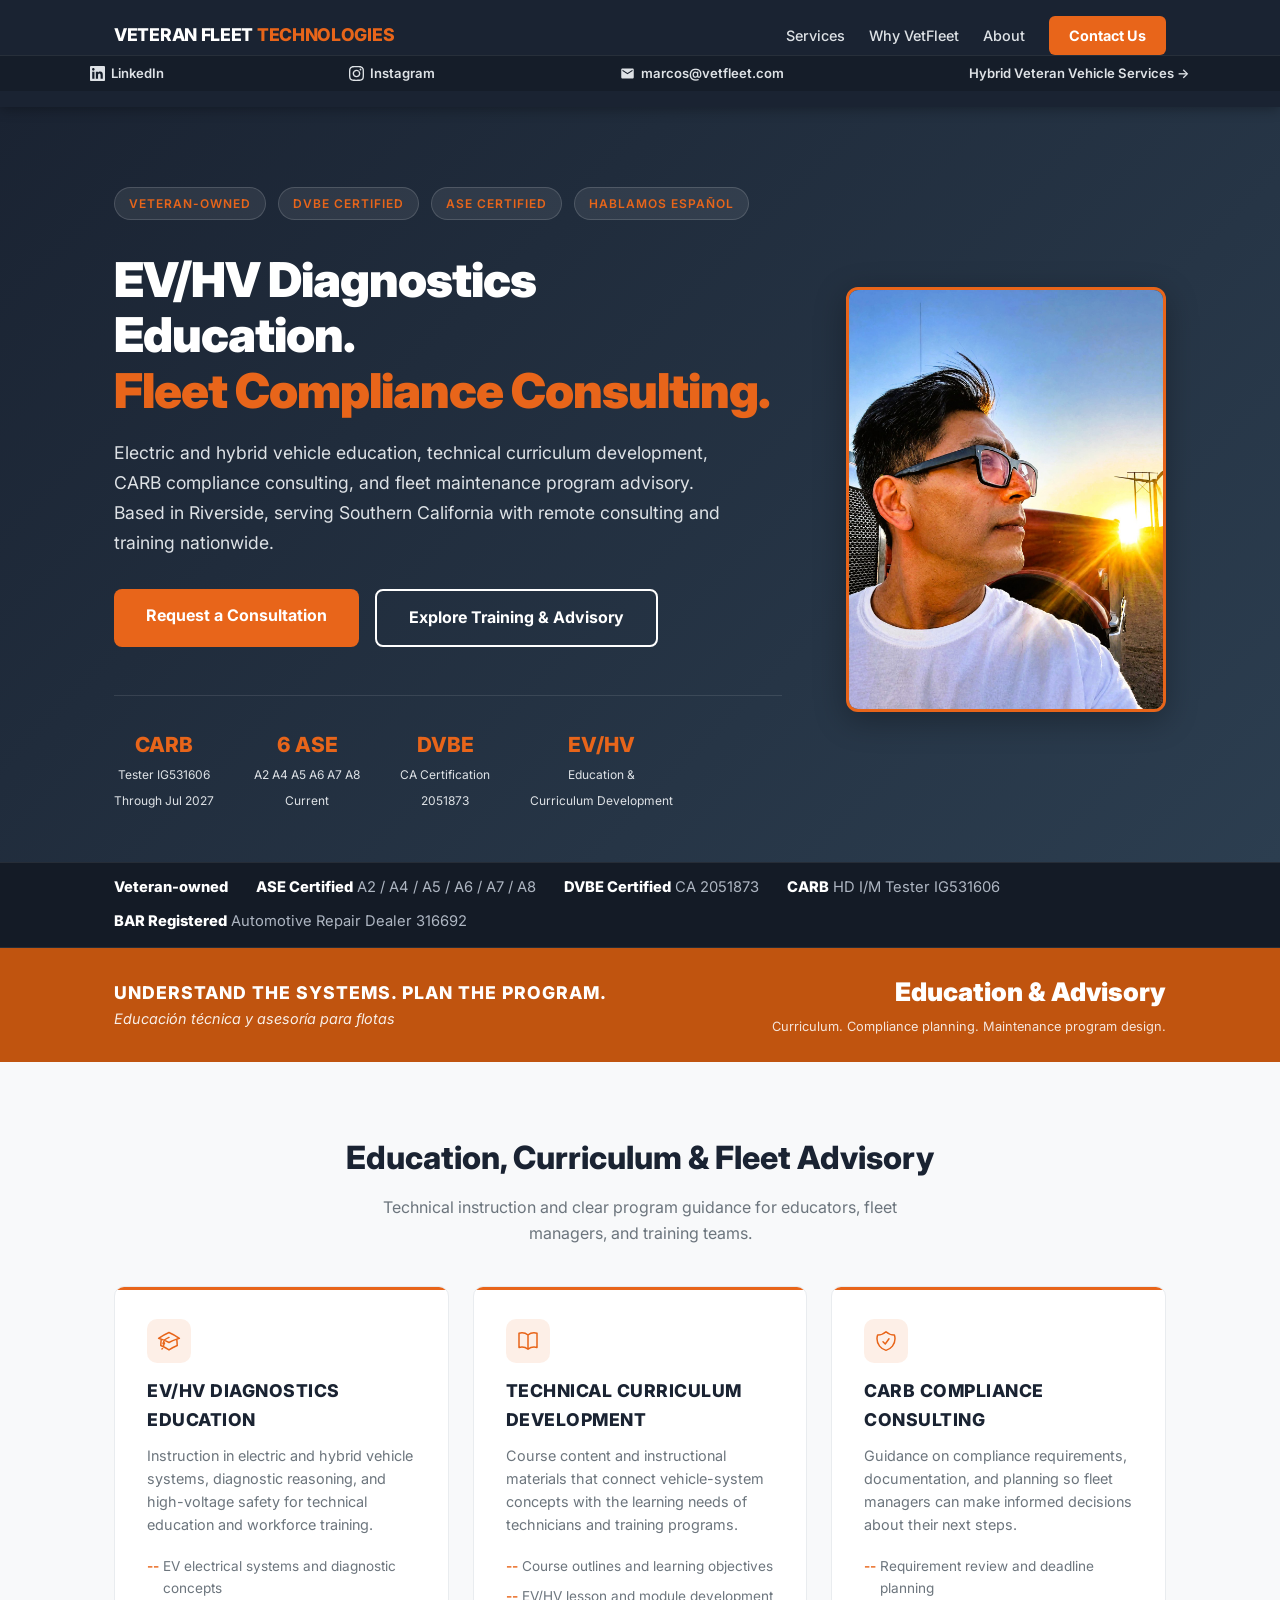
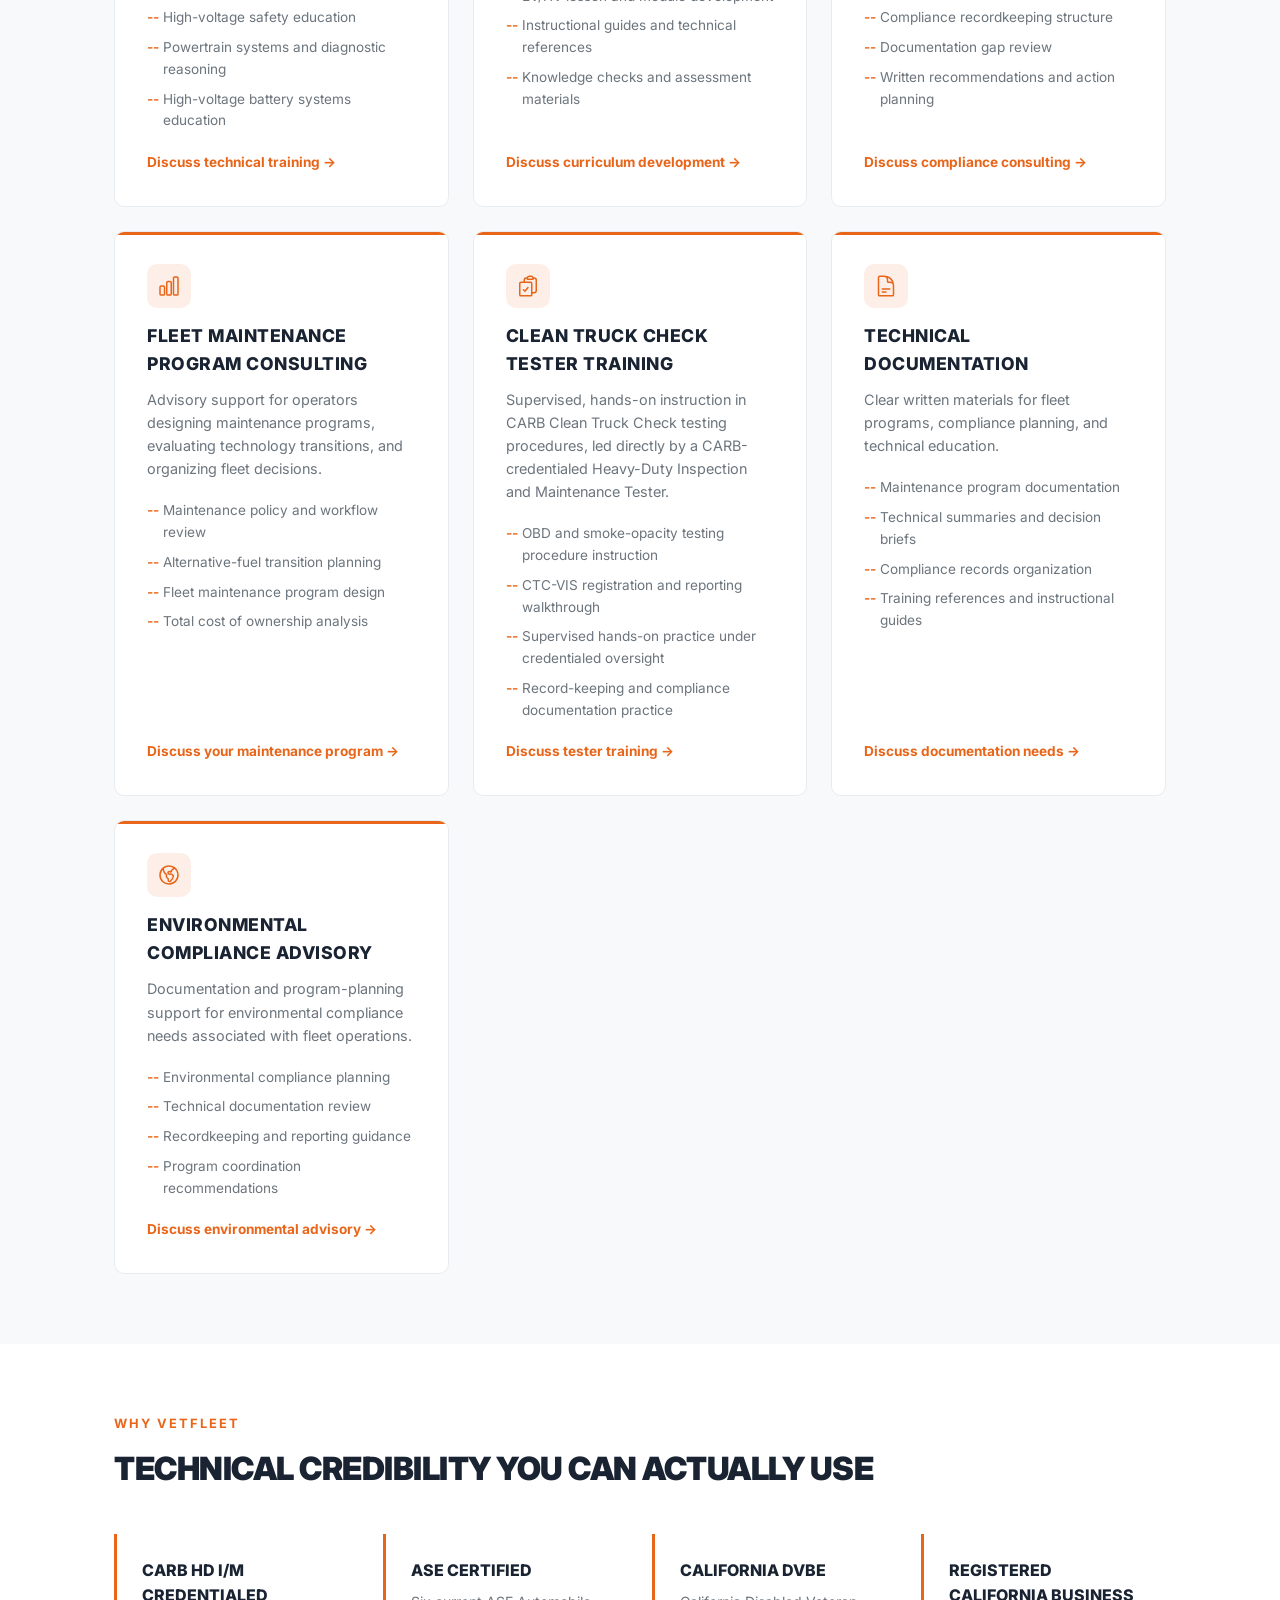
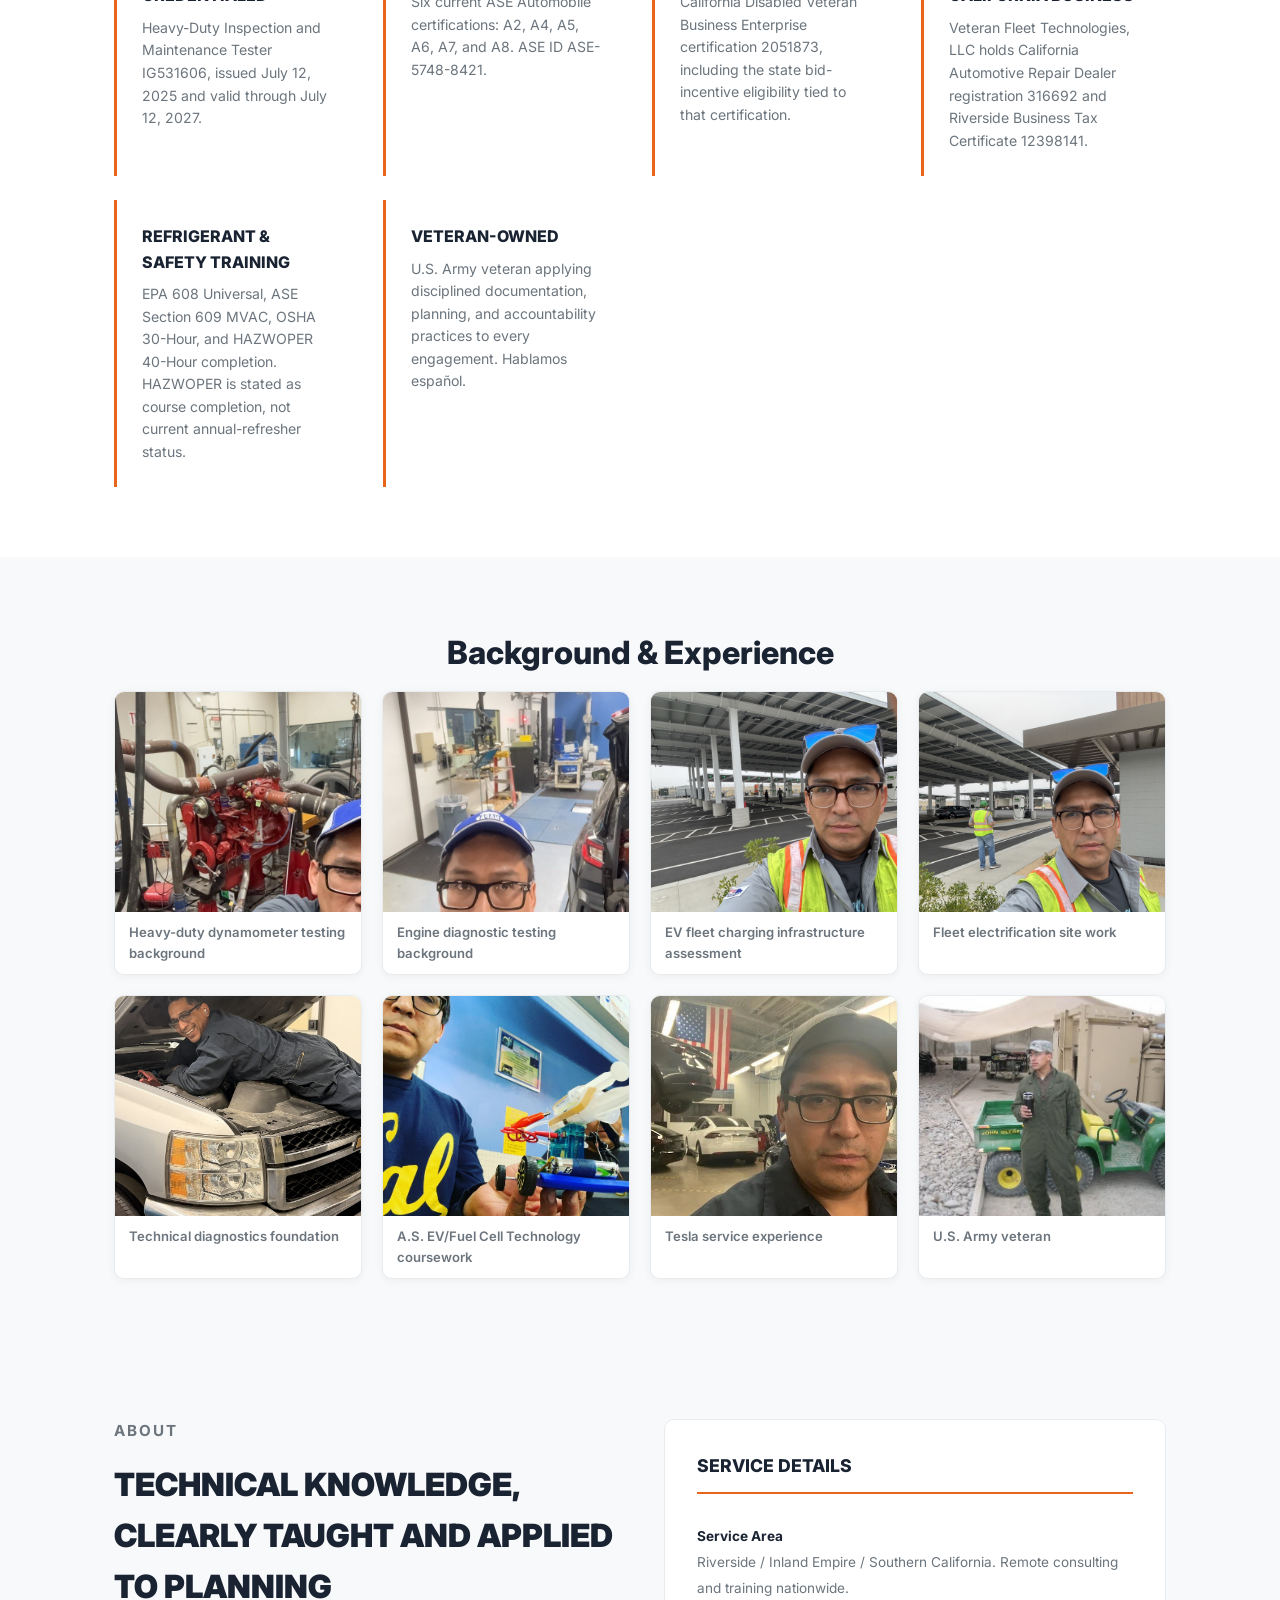
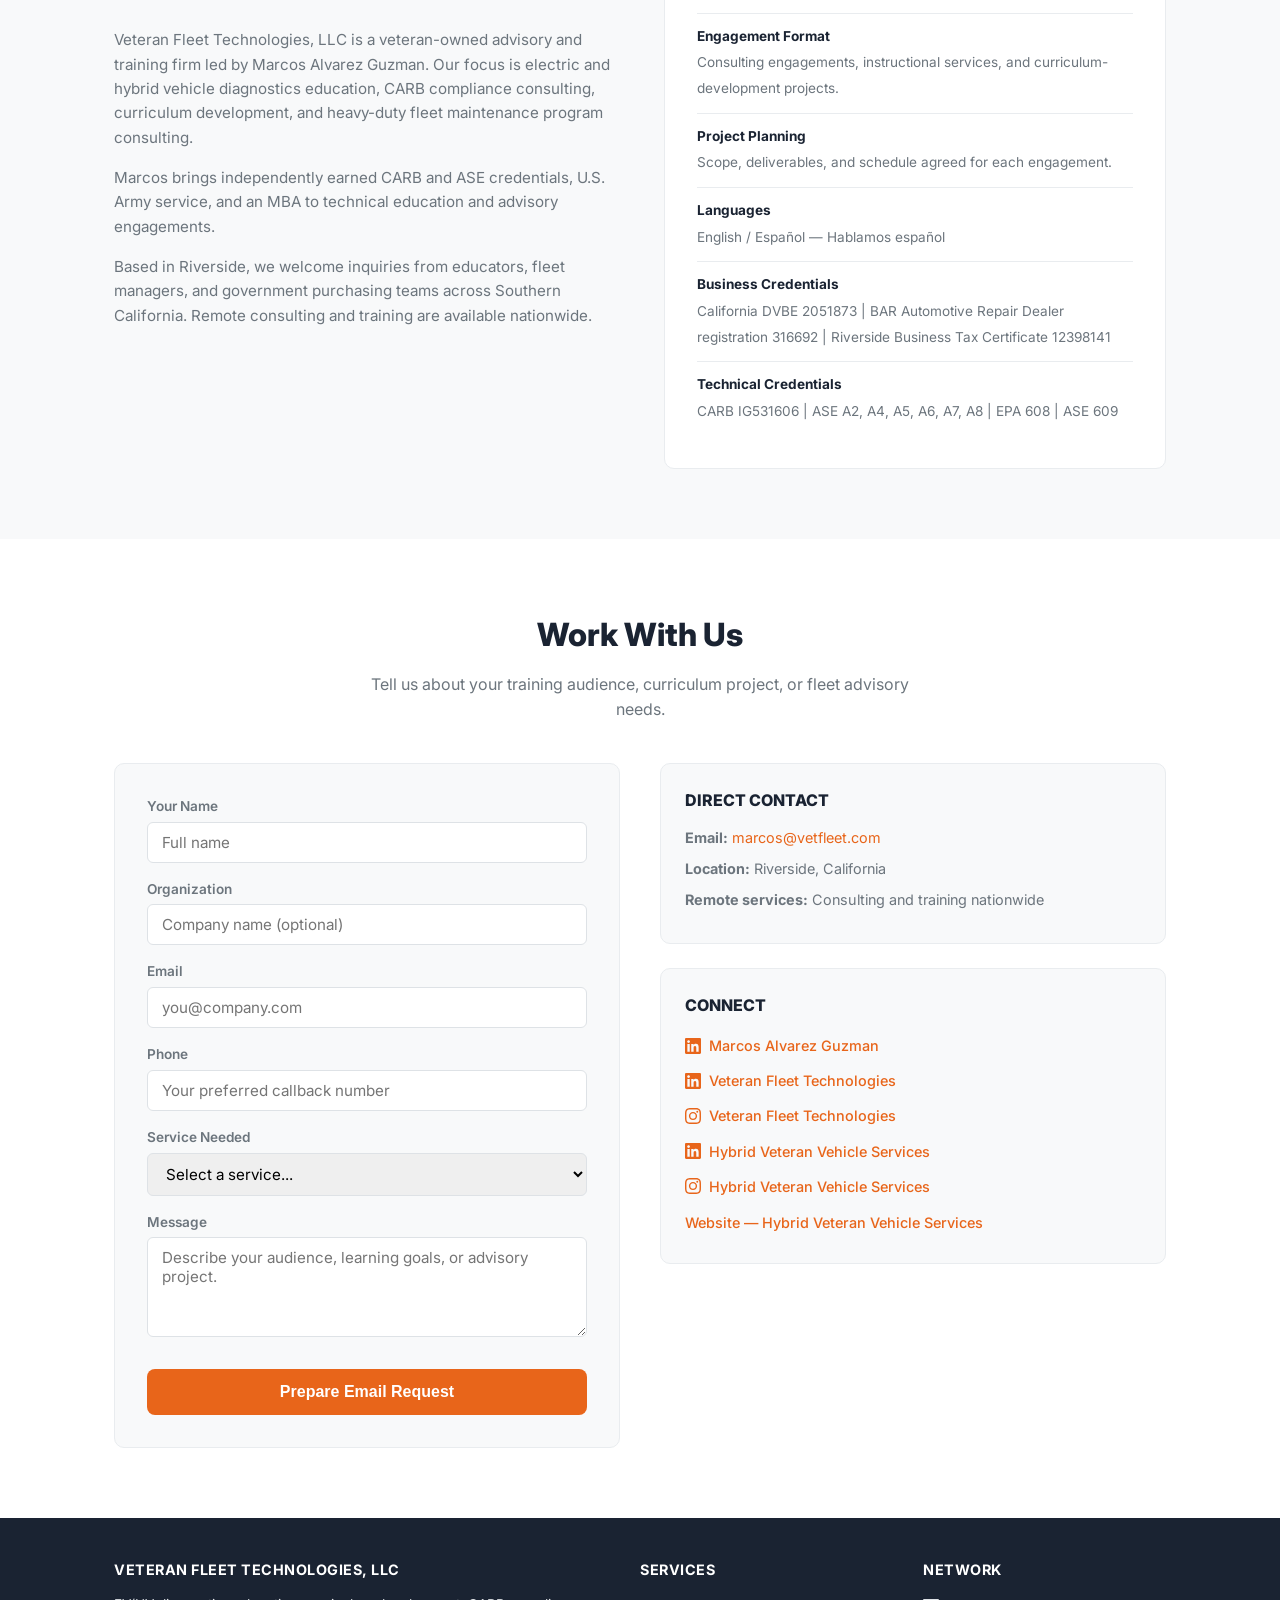
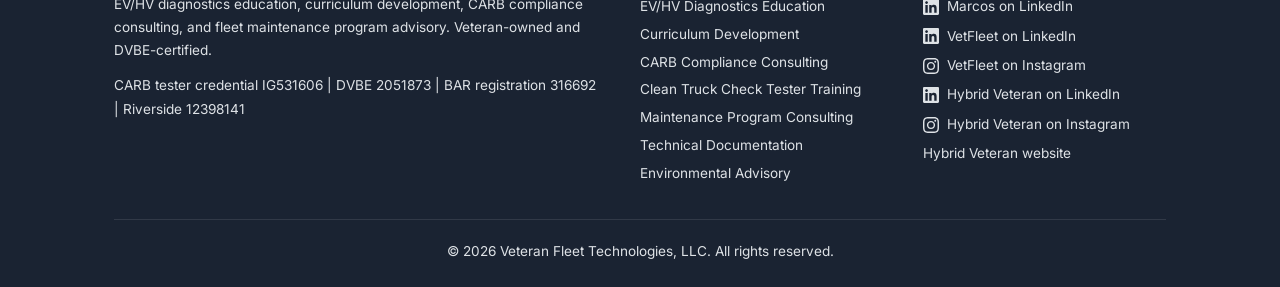
<file: index.html>
<!DOCTYPE html>
<html lang="en">
<head>
    <meta charset="UTF-8">
    <meta name="viewport" content="width=device-width, initial-scale=1.0">
    <title>Veteran Fleet Technologies | EV/HV Education &amp; Fleet Consulting</title>
    <meta name="description" content="EV and hybrid diagnostics education, curriculum development, CARB compliance consulting, and fleet maintenance program advisory. Veteran-owned. Riverside, California.">
    <link rel="canonical" href="https://vetfleet.com/">
    <meta property="og:type" content="website">
    <meta property="og:url" content="https://vetfleet.com/">
    <meta property="og:title" content="Veteran Fleet Technologies | EV/HV Education &amp; Fleet Consulting">
    <meta property="og:description" content="EV and hybrid diagnostics education, curriculum development, CARB compliance consulting, and fleet maintenance program advisory.">
    <script type="application/ld+json">
    {
        "@context": "https://schema.org",
        "@type": "ProfessionalService",
        "name": "Veteran Fleet Technologies, LLC",
        "url": "https://vetfleet.com/",
        "email": "marcos@vetfleet.com",
        "description": "EV and hybrid diagnostics education, curriculum development, CARB compliance consulting, and fleet maintenance program advisory.",
        "address": {
            "@type": "PostalAddress",
            "addressLocality": "Riverside",
            "addressRegion": "CA",
            "addressCountry": "US"
        },
        "hasOfferCatalog": {
            "@type": "OfferCatalog",
            "name": "Advisory and education services",
            "itemListElement": [
                {"@type": "Offer", "itemOffered": {"@type": "Service", "name": "EV and hybrid diagnostics education"}},
                {"@type": "Offer", "itemOffered": {"@type": "Service", "name": "Technical curriculum development"}},
                {"@type": "Offer", "itemOffered": {"@type": "Service", "name": "CARB compliance consulting"}},
                {"@type": "Offer", "itemOffered": {"@type": "Service", "name": "Clean Truck Check tester training"}},
                {"@type": "Offer", "itemOffered": {"@type": "Service", "name": "Fleet maintenance program consulting"}},
                {"@type": "Offer", "itemOffered": {"@type": "Service", "name": "Technical documentation"}},
                {"@type": "Offer", "itemOffered": {"@type": "Service", "name": "Environmental compliance advisory"}}
            ]
        }
    }
    </script>
    <link rel="preconnect" href="https://fonts.googleapis.com">
    <link rel="preconnect" href="https://fonts.gstatic.com" crossorigin>
    <link href="https://fonts.googleapis.com/css2?family=Inter:wght@300;400;500;600;700;800;900&amp;display=swap" rel="stylesheet">
    <link rel="stylesheet" href="styles.css">
</head>
<body id="top">

<!-- NAV -->
<nav class="nav">
    <div class="container">
        <a href="#top" class="nav-brand">VETERAN FLEET <span>TECHNOLOGIES</span></a>
        <div class="nav-links" id="nav-links">
            <a href="#services">Services</a>
            <a href="#why">Why VetFleet</a>
            <a href="#about">About</a>
            <a href="#contact" class="nav-cta">Contact Us</a>
        </div>
        <!-- Mobile menu button -->
        <button class="nav-toggle" id="nav-toggle" type="button" aria-label="Open navigation menu" aria-controls="nav-links" aria-expanded="false">&#9776;</button>
    </div>
    <div class="nav-social-row">
        <div class="container nav-social">
            <a href="https://www.linkedin.com/company/110906465/" target="_blank" rel="noopener" class="social-icon" aria-label="LinkedIn"><svg role="img" viewBox="0 0 24 24" xmlns="http://www.w3.org/2000/svg" fill="currentColor"><title>LinkedIn</title><path d="M20.447 20.452h-3.554v-5.569c0-1.328-.027-3.037-1.852-3.037-1.853 0-2.136 1.445-2.136 2.939v5.667H9.351V9h3.414v1.561h.046c.477-.9 1.637-1.85 3.37-1.85 3.601 0 4.267 2.37 4.267 5.455v6.286zM5.337 7.433c-1.144 0-2.063-.926-2.063-2.065 0-1.138.92-2.063 2.063-2.063 1.14 0 2.064.925 2.064 2.063 0 1.139-.925 2.065-2.064 2.065zm1.782 13.019H3.555V9h3.564v11.452zM22.225 0H1.771C.792 0 0 .774 0 1.729v20.542C0 23.227.792 24 1.771 24h20.451C23.2 24 24 23.227 24 22.271V1.729C24 .774 23.2 0 22.222 0h.003z"/></svg>LinkedIn</a>
            <a href="https://www.instagram.com/vetfleettechnologies/" target="_blank" rel="noopener" class="social-icon" aria-label="Instagram"><svg role="img" viewBox="0 0 24 24" xmlns="http://www.w3.org/2000/svg" fill="currentColor"><title>Instagram</title><path d="M7.0301.084c-1.2768.0602-2.1487.264-2.911.5634-.7888.3075-1.4575.72-2.1228 1.3877-.6652.6677-1.075 1.3368-1.3802 2.127-.2954.7638-.4956 1.6365-.552 2.914-.0564 1.2775-.0689 1.6882-.0626 4.947.0062 3.2586.0206 3.6671.0825 4.9473.061 1.2765.264 2.1482.5635 2.9107.308.7889.72 1.4573 1.388 2.1228.6679.6655 1.3365 1.0743 2.1285 1.38.7632.295 1.6361.4961 2.9134.552 1.2773.056 1.6884.069 4.9462.0627 3.2578-.0062 3.668-.0207 4.9478-.0814 1.28-.0607 2.147-.2652 2.9098-.5633.7889-.3086 1.4578-.72 2.1228-1.3881.665-.6682 1.0745-1.3378 1.3795-2.1284.2957-.7632.4966-1.636.552-2.9124.056-1.2809.0692-1.6898.063-4.948-.0063-3.2583-.021-3.6668-.0817-4.9465-.0607-1.2797-.264-2.1487-.5633-2.9117-.3084-.7889-.72-1.4568-1.3876-2.1228C21.2982 1.33 20.628.9208 19.8378.6165 19.074.321 18.2017.1197 16.9244.0645 15.6471.0093 15.236-.005 11.977.0014 8.718.0076 8.31.0215 7.0301.0839m.1402 21.6932c-1.17-.0509-1.8053-.2453-2.2287-.408-.5606-.216-.96-.4771-1.3819-.895-.422-.4178-.6811-.8186-.9-1.378-.1644-.4234-.3624-1.058-.4171-2.228-.0595-1.2645-.072-1.6442-.079-4.848-.007-3.2037.0053-3.583.0607-4.848.05-1.169.2456-1.805.408-2.2282.216-.5613.4762-.96.895-1.3816.4188-.4217.8184-.6814 1.3783-.9003.423-.1651 1.0575-.3614 2.227-.4171 1.2655-.06 1.6447-.072 4.848-.079 3.2033-.007 3.5835.005 4.8495.0608 1.169.0508 1.8053.2445 2.228.408.5608.216.96.4754 1.3816.895.4217.4194.6816.8176.9005 1.3787.1653.4217.3617 1.056.4169 2.2263.0602 1.2655.0739 1.645.0796 4.848.0058 3.203-.0055 3.5834-.061 4.848-.051 1.17-.245 1.8055-.408 2.2294-.216.5604-.4763.96-.8954 1.3814-.419.4215-.8181.6811-1.3783.9-.4224.1649-1.0577.3617-2.2262.4174-1.2656.0595-1.6448.072-4.8493.079-3.2045.007-3.5825-.006-4.848-.0608M16.953 5.5864A1.44 1.44 0 1 0 18.39 4.144a1.44 1.44 0 0 0-1.437 1.4424M5.8385 12.012c.0067 3.4032 2.7706 6.1557 6.173 6.1493 3.4026-.0065 6.157-2.7701 6.1506-6.1733-.0065-3.4032-2.771-6.1565-6.174-6.1498-3.403.0067-6.156 2.771-6.1496 6.1738M8 12.0077a4 4 0 1 1 4.008 3.9921A3.9996 3.9996 0 0 1 8 12.0077"/></svg>Instagram</a>
            <a href="mailto:marcos@vetfleet.com" class="social-icon" aria-label="Email marcos@vetfleet.com"><svg role="img" viewBox="0 0 24 24" xmlns="http://www.w3.org/2000/svg" fill="currentColor"><title>Email</title><path d="M20 4H4c-1.1 0-2 .9-2 2v12c0 1.1.9 2 2 2h16c1.1 0 2-.9 2-2V6c0-1.1-.9-2-2-2zm0 4-8 5-8-5V6l8 5 8-5v2z"/></svg>marcos@vetfleet.com</a>
            <a href="https://hybridveteran.com" target="_blank" rel="noopener">Hybrid Veteran Vehicle Services &rarr;</a>
        </div>
    </div>
</nav>

<!-- HERO -->
<section class="hero">
    <div class="container">
        <div class="hero-inner">
            <div class="hero-left">
                <div class="hero-badges">
                    <span class="badge">VETERAN-OWNED</span>
                    <span class="badge">DVBE CERTIFIED</span>
                    <span class="badge">ASE CERTIFIED</span>
                    <span class="badge">HABLAMOS ESPA&Ntilde;OL</span>
                </div>
                <h1>EV/HV Diagnostics Education.<br><span>Fleet Compliance Consulting.</span></h1>
                <p>Electric and hybrid vehicle education, technical curriculum development, CARB compliance consulting, and fleet maintenance program advisory. Based in Riverside, serving Southern California with remote consulting and training nationwide.</p>
                <div class="hero-buttons">
                    <a href="#contact" class="btn btn-primary">Request a Consultation</a>
                    <a href="#services" class="btn btn-outline">Explore Training &amp; Advisory</a>
                </div>
                <div class="hero-stats">
                    <div class="stat">
                        <strong>CARB</strong>
                        <span>Tester IG531606<br>Through Jul 2027</span>
                    </div>
                    <div class="stat">
                        <strong>6 ASE</strong>
                        <span>A2 A4 A5 A6 A7 A8<br>Current</span>
                    </div>
                    <div class="stat">
                        <strong>DVBE</strong>
                        <span>CA Certification<br>2051873</span>
                    </div>
                    <div class="stat">
                        <strong>EV/HV</strong>
                        <span>Education &amp;<br>Curriculum Development</span>
                    </div>
                </div>
            </div>
            <div class="hero-right">
                <img class="hero-photo" src="img/marcos-clean-truck-hero.jpg" alt="Marcos Alvarez Guzman, founder of Veteran Fleet Technologies">
            </div>
        </div>
    </div>
</section>
<div class="cred-strip">
    <div class="container">
        <span><b>Veteran-owned</b></span>
        <span><b>ASE Certified</b> A2 / A4 / A5 / A6 / A7 / A8</span>
        <span><b>DVBE Certified</b> CA 2051873</span>
        <span><b>CARB</b> HD I/M Tester IG531606</span>
        <span><b>BAR Registered</b> Automotive Repair Dealer 316692</span>
    </div>
</div>

<!-- SCOPE OF SERVICE -->
<section class="enforcement">
    <div class="container">
        <div class="enforcement-content">
            <div>
                <h2>Understand the Systems. Plan the Program.</h2>
                <p>Educaci&oacute;n t&eacute;cnica y asesor&iacute;a para flotas</p>
            </div>
            <div class="enforcement-penalty">
                <span class="penalty-amount">Education &amp; Advisory</span>
                <span class="penalty-detail">Curriculum. Compliance planning. Maintenance program design.</span>
            </div>
        </div>
    </div>
</section>

<!-- SERVICES -->
<section class="services" id="services">
    <div class="container">
        <h2>Education, Curriculum &amp; Fleet Advisory</h2>
        <p class="section-sub">Technical instruction and clear program guidance for educators, fleet managers, and training teams.</p>
        <div class="services-grid">

            <div class="service-card">
                <div class="service-accent"></div>
                <div class="service-icon"><svg xmlns="http://www.w3.org/2000/svg" fill="none" viewBox="0 0 24 24" stroke-width="1.5" stroke="currentColor"><path stroke-linecap="round" stroke-linejoin="round" d="M4.26 10.147a60.438 60.438 0 0 0-.491 6.347A48.62 48.62 0 0 1 12 20.904a48.62 48.62 0 0 1 8.232-4.41 60.46 60.46 0 0 0-.491-6.347m-15.482 0a50.636 50.636 0 0 0-2.658-.813A59.906 59.906 0 0 1 12 3.493a59.903 59.903 0 0 1 10.399 5.84c-.896.248-1.783.52-2.658.814m-15.482 0A50.717 50.717 0 0 1 12 13.489a50.702 50.702 0 0 1 7.74-3.342M6.75 15a.75.75 0 1 0 0-1.5.75.75 0 0 0 0 1.5Zm0 0v-3.675A55.378 55.378 0 0 1 12 8.443m-7.007 11.55A5.981 5.981 0 0 0 6.75 15.75v-1.5"/></svg></div>
                <h3>EV/HV Diagnostics Education</h3>
                <p>Instruction in electric and hybrid vehicle systems, diagnostic reasoning, and high-voltage safety for technical education and workforce training.</p>
                <ul>
                    <li>EV electrical systems and diagnostic concepts</li>
                    <li>High-voltage safety education</li>
                    <li>Powertrain systems and diagnostic reasoning</li>
                    <li>High-voltage battery systems education</li>
                </ul>
                <a href="#contact" class="service-link">Discuss technical training &rarr;</a>
            </div>

            <div class="service-card">
                <div class="service-accent"></div>
                <div class="service-icon"><svg xmlns="http://www.w3.org/2000/svg" fill="none" viewBox="0 0 24 24" stroke-width="1.5" stroke="currentColor"><path stroke-linecap="round" stroke-linejoin="round" d="M12 6.042A8.967 8.967 0 0 0 6 3.75c-1.052 0-2.062.18-3 .512v14.25A8.987 8.987 0 0 1 6 18c2.305 0 4.408.867 6 2.292m0-14.25a8.966 8.966 0 0 1 6-2.292c1.052 0 2.062.18 3 .512v14.25A8.987 8.987 0 0 0 18 18a8.967 8.967 0 0 0-6 2.292m0-14.25v14.25"/></svg></div>
                <h3>Technical Curriculum Development</h3>
                <p>Course content and instructional materials that connect vehicle-system concepts with the learning needs of technicians and training programs.</p>
                <ul>
                    <li>Course outlines and learning objectives</li>
                    <li>EV/HV lesson and module development</li>
                    <li>Instructional guides and technical references</li>
                    <li>Knowledge checks and assessment materials</li>
                </ul>
                <a href="#contact" class="service-link">Discuss curriculum development &rarr;</a>
            </div>

            <div class="service-card">
                <div class="service-accent"></div>
                <div class="service-icon"><svg xmlns="http://www.w3.org/2000/svg" fill="none" viewBox="0 0 24 24" stroke-width="1.5" stroke="currentColor"><path stroke-linecap="round" stroke-linejoin="round" d="M9 12.75 11.25 15 15 9.75m-3-7.036A11.959 11.959 0 0 1 3.598 6 11.99 11.99 0 0 0 3 9.749c0 5.592 3.824 10.29 9 11.623 5.176-1.332 9-6.03 9-11.622 0-1.31-.21-2.571-.598-3.751h-.152c-3.196 0-6.1-1.248-8.25-3.285Z"/></svg></div>
                <h3>CARB Compliance Consulting</h3>
                <p>Guidance on compliance requirements, documentation, and planning so fleet managers can make informed decisions about their next steps.</p>
                <ul>
                    <li>Requirement review and deadline planning</li>
                    <li>Compliance recordkeeping structure</li>
                    <li>Documentation gap review</li>
                    <li>Written recommendations and action planning</li>
                </ul>
                <a href="#contact" class="service-link">Discuss compliance consulting &rarr;</a>
            </div>

            <div class="service-card">
                <div class="service-accent"></div>
                <div class="service-icon"><svg xmlns="http://www.w3.org/2000/svg" fill="none" viewBox="0 0 24 24" stroke-width="1.5" stroke="currentColor"><path stroke-linecap="round" stroke-linejoin="round" d="M3 13.125C3 12.504 3.504 12 4.125 12h2.25c.621 0 1.125.504 1.125 1.125v6.75C7.5 20.496 6.996 21 6.375 21h-2.25A1.125 1.125 0 0 1 3 19.875v-6.75ZM9.75 8.625c0-.621.504-1.125 1.125-1.125h2.25c.621 0 1.125.504 1.125 1.125v11.25c0 .621-.504 1.125-1.125 1.125h-2.25a1.125 1.125 0 0 1-1.125-1.125V8.625ZM16.5 4.125c0-.621.504-1.125 1.125-1.125h2.25C20.496 3 21 3.504 21 4.125v15.75c0 .621-.504 1.125-1.125 1.125h-2.25a1.125 1.125 0 0 1-1.125-1.125V4.125Z"/></svg></div>
                <h3>Fleet Maintenance Program Consulting</h3>
                <p>Advisory support for operators designing maintenance programs, evaluating technology transitions, and organizing fleet decisions.</p>
                <ul>
                    <li>Maintenance policy and workflow review</li>
                    <li>Alternative-fuel transition planning</li>
                    <li>Fleet maintenance program design</li>
                    <li>Total cost of ownership analysis</li>
                </ul>
                <a href="#contact" class="service-link">Discuss your maintenance program &rarr;</a>
            </div>

            <div class="service-card">
                <div class="service-accent"></div>
                <div class="service-icon"><svg xmlns="http://www.w3.org/2000/svg" fill="none" viewBox="0 0 24 24" stroke-width="1.5" stroke="currentColor"><path stroke-linecap="round" stroke-linejoin="round" d="M11.35 3.836c-.065.21-.1.433-.1.664 0 .414.336.75.75.75h4.5a.75.75 0 0 0 .75-.75 2.25 2.25 0 0 0-.1-.664m-5.8 0A2.251 2.251 0 0 1 13.5 2.25H15c1.012 0 1.867.668 2.15 1.586m-5.8 0c-.376.023-.75.05-1.124.08C9.095 4.01 8.25 4.973 8.25 6.108V8.25m8.9-4.414c.376.023.75.05 1.124.08 1.131.094 1.976 1.057 1.976 2.192V16.5A2.25 2.25 0 0 1 18 18.75h-2.25m-7.5-10.5H4.875c-.621 0-1.125.504-1.125 1.125v11.25c0 .621.504 1.125 1.125 1.125h9.75c.621 0 1.125-.504 1.125-1.125V18.75m-7.5-10.5h6.375c.621 0 1.125.504 1.125 1.125v9.375m-8.25-3 1.5 1.5 3-3.75"/></svg></div>
                <h3>Clean Truck Check Tester Training</h3>
                <p>Supervised, hands-on instruction in CARB Clean Truck Check testing procedures, led directly by a CARB-credentialed Heavy-Duty Inspection and Maintenance Tester.</p>
                <ul>
                    <li>OBD and smoke-opacity testing procedure instruction</li>
                    <li>CTC-VIS registration and reporting walkthrough</li>
                    <li>Supervised hands-on practice under credentialed oversight</li>
                    <li>Record-keeping and compliance documentation practice</li>
                </ul>
                <a href="#contact" class="service-link">Discuss tester training &rarr;</a>
            </div>

            <div class="service-card">
                <div class="service-accent"></div>
                <div class="service-icon"><svg xmlns="http://www.w3.org/2000/svg" fill="none" viewBox="0 0 24 24" stroke-width="1.5" stroke="currentColor"><path stroke-linecap="round" stroke-linejoin="round" d="M19.5 14.25v-2.625a3.375 3.375 0 0 0-3.375-3.375h-1.5A1.125 1.125 0 0 1 13.5 7.125v-1.5a3.375 3.375 0 0 0-3.375-3.375H8.25m0 12.75h7.5m-7.5 3H12M10.5 2.25H5.625c-.621 0-1.125.504-1.125 1.125v17.25c0 .621.504 1.125 1.125 1.125h12.75c.621 0 1.125-.504 1.125-1.125V11.25a9 9 0 0 0-9-9Z"/></svg></div>
                <h3>Technical Documentation</h3>
                <p>Clear written materials for fleet programs, compliance planning, and technical education.</p>
                <ul>
                    <li>Maintenance program documentation</li>
                    <li>Technical summaries and decision briefs</li>
                    <li>Compliance records organization</li>
                    <li>Training references and instructional guides</li>
                </ul>
                <a href="#contact" class="service-link">Discuss documentation needs &rarr;</a>
            </div>

            <div class="service-card">
                <div class="service-accent"></div>
                <div class="service-icon"><svg xmlns="http://www.w3.org/2000/svg" fill="none" viewBox="0 0 24 24" stroke-width="1.5" stroke="currentColor"><path stroke-linecap="round" stroke-linejoin="round" d="m6.115 5.19.319 1.913A6 6 0 0 0 8.11 10.36L9.75 12l-.387.775c-.217.433-.132.956.21 1.298l1.348 1.348c.21.21.329.497.329.795v1.089c0 .426.24.815.622 1.006l.153.076c.433.217.956.132 1.298-.21l.723-.723a8.7 8.7 0 0 0 2.288-4.042 1.087 1.087 0 0 0-.358-1.099l-1.33-1.108c-.251-.21-.582-.299-.905-.245l-1.17.195a1.125 1.125 0 0 1-.98-.314l-.295-.295a1.125 1.125 0 0 1 0-1.591l.13-.132a1.125 1.125 0 0 1 1.3-.21l.603.302a.809.809 0 0 0 1.086-1.086L14.25 7.5l1.256-.837a4.5 4.5 0 0 0 1.528-1.732l.146-.292M6.115 5.19A9 9 0 1 0 17.18 4.64M6.115 5.19A8.965 8.965 0 0 1 12 3c1.929 0 3.716.607 5.18 1.64"/></svg></div>
                <h3>Environmental Compliance Advisory</h3>
                <p>Documentation and program-planning support for environmental compliance needs associated with fleet operations.</p>
                <ul>
                    <li>Environmental compliance planning</li>
                    <li>Technical documentation review</li>
                    <li>Recordkeeping and reporting guidance</li>
                    <li>Program coordination recommendations</li>
                </ul>
                <a href="#contact" class="service-link">Discuss environmental advisory &rarr;</a>
            </div>

        </div>
    </div>
</section>

<!-- WHY VETFLEET -->
<section class="why" id="why">
    <div class="container">
        <p class="section-label">WHY VETFLEET</p>
        <h2>Technical Credibility You Can Actually Use</h2>
        <div class="why-grid">
            <div class="why-card">
                <div class="why-accent"></div>
                <h3>CARB HD I/M Credentialed</h3>
                <p>Heavy-Duty Inspection and Maintenance Tester IG531606, issued July 12, 2025 and valid through July 12, 2027.</p>
            </div>
            <div class="why-card">
                <div class="why-accent"></div>
                <h3>ASE Certified</h3>
                <p>Six current ASE Automobile certifications: A2, A4, A5, A6, A7, and A8. ASE ID ASE-5748-8421.</p>
            </div>
            <div class="why-card">
                <div class="why-accent"></div>
                <h3>California DVBE</h3>
                <p>California Disabled Veteran Business Enterprise certification 2051873, including the state bid-incentive eligibility tied to that certification.</p>
            </div>
            <div class="why-card">
                <div class="why-accent"></div>
                <h3>Registered California Business</h3>
                <p>Veteran Fleet Technologies, LLC holds California Automotive Repair Dealer registration 316692 and Riverside Business Tax Certificate 12398141.</p>
            </div>
            <div class="why-card">
                <div class="why-accent"></div>
                <h3>Refrigerant &amp; Safety Training</h3>
                <p>EPA 608 Universal, ASE Section 609 MVAC, OSHA 30-Hour, and HAZWOPER 40-Hour completion. HAZWOPER is stated as course completion, not current annual-refresher status.</p>
            </div>
            <div class="why-card">
                <div class="why-accent"></div>
                <h3>Veteran-Owned</h3>
                <p>U.S. Army veteran applying disciplined documentation, planning, and accountability practices to every engagement. Hablamos espa&ntilde;ol.</p>
            </div>
        </div>
    </div>
</section>

<!-- EXPERIENCE GALLERY -->
<section class="gallery">
    <div class="container">
        <h2>Background &amp; Experience</h2>
        <div class="gallery-grid">
            <div class="gallery-item"><img src="img/marcos-dyno-lab-1.jpg" alt="Heavy-duty dynamometer testing experience"><span>Heavy-duty dynamometer testing background</span></div>
            <div class="gallery-item"><img src="img/marcos-dyno-lab-2.jpg" alt="Diesel engine diagnostic testing experience"><span>Engine diagnostic testing background</span></div>
            <div class="gallery-item"><img src="img/marcos-ev-depot-1.jpg" alt="EV fleet charging depot site visit"><span>EV fleet charging infrastructure assessment</span></div>
            <div class="gallery-item"><img src="img/marcos-ev-depot-2.jpg" alt="EV fleet charging depot site visit"><span>Fleet electrification site work</span></div>
            <div class="gallery-item"><img src="img/marcos-engine-bay-smile.jpg" alt="Hands-on vehicle diagnostics background"><span>Technical diagnostics foundation</span></div>
            <div class="gallery-item"><img src="img/marcos-fuel-cell-car-cc.jpg" alt="Fuel cell technology coursework"><span>A.S. EV/Fuel Cell Technology coursework</span></div>
            <div class="gallery-item"><img src="img/marcos-tesla-shop.jpg" alt="Tesla service center experience"><span>Tesla service experience</span></div>
            <div class="gallery-item"><img src="img/marcos-iraq-gator.jpg" alt="U.S. Army deployment photo"><span>U.S. Army veteran</span></div>
        </div>
    </div>
</section>

<!-- ABOUT -->
<section class="about" id="about">
    <div class="container">
        <div class="about-grid">
            <div>
                <p class="section-label">ABOUT</p>
                <h2>Technical Knowledge, Clearly Taught and Applied to Planning</h2>
                <p>Veteran Fleet Technologies, LLC is a veteran-owned advisory and training firm led by Marcos Alvarez Guzman. Our focus is electric and hybrid vehicle diagnostics education, CARB compliance consulting, curriculum development, and heavy-duty fleet maintenance program consulting.</p>
                <p>Marcos brings independently earned CARB and ASE credentials, U.S. Army service, and an MBA to technical education and advisory engagements.</p>
                <p>Based in Riverside, we welcome inquiries from educators, fleet managers, and government purchasing teams across Southern California. Remote consulting and training are available nationwide.</p>
            </div>
            <div class="about-details">
                <h3>Service Details</h3>
                <div class="detail-row">
                    <strong>Service Area</strong>
                    <span>Riverside / Inland Empire / Southern California. Remote consulting and training nationwide.</span>
                </div>
                <div class="detail-row">
                    <strong>Engagement Format</strong>
                    <span>Consulting engagements, instructional services, and curriculum-development projects.</span>
                </div>
                <div class="detail-row">
                    <strong>Project Planning</strong>
                    <span>Scope, deliverables, and schedule agreed for each engagement.</span>
                </div>
                <div class="detail-row">
                    <strong>Languages</strong>
                    <span>English / Espa&ntilde;ol &mdash; Hablamos espa&ntilde;ol</span>
                </div>
                <div class="detail-row">
                    <strong>Business Credentials</strong>
                    <span>California DVBE 2051873 | BAR Automotive Repair Dealer registration 316692 | Riverside Business Tax Certificate 12398141</span>
                </div>
                <div class="detail-row">
                    <strong>Technical Credentials</strong>
                    <span>CARB IG531606 | ASE A2, A4, A5, A6, A7, A8 | EPA 608 | ASE 609</span>
                </div>
            </div>
        </div>
    </div>
</section>

<!-- CONTACT -->
<section class="contact" id="contact">
    <div class="container">
        <h2>Work With Us</h2>
        <p class="section-sub">Tell us about your training audience, curriculum project, or fleet advisory needs.</p>
        <div class="contact-grid">
            <form class="contact-form" id="contact-form">
                <div class="form-group">
                    <label for="c-name">Your Name</label>
                    <input type="text" id="c-name" name="name" required placeholder="Full name">
                </div>
                <div class="form-group">
                    <label for="c-company">Organization</label>
                    <input type="text" id="c-company" name="company" placeholder="Company name (optional)">
                </div>
                <div class="form-group">
                    <label for="c-email">Email</label>
                    <input type="email" id="c-email" name="email" required placeholder="you@company.com">
                </div>
                <div class="form-group">
                    <label for="c-phone">Phone</label>
                    <input type="tel" id="c-phone" name="phone" placeholder="Your preferred callback number">
                </div>
                <div class="form-group">
                    <label for="c-service">Service Needed</label>
                    <select id="c-service" name="service" required>
                        <option value="">Select a service...</option>
                        <option value="ev-hv-education">EV/HV Diagnostics Education</option>
                        <option value="curriculum">Technical Curriculum Development</option>
                        <option value="carb-advisory">CARB Compliance Consulting</option>
                        <option value="ctc-tester-training">Clean Truck Check Tester Training</option>
                        <option value="fleet">Fleet Maintenance Program Consulting</option>
                        <option value="documentation">Technical Documentation</option>
                        <option value="environmental">Environmental Compliance Advisory</option>
                        <option value="other">Other</option>
                    </select>
                </div>
                <div class="form-group">
                    <label for="c-message">Message</label>
                    <textarea id="c-message" name="message" placeholder="Describe your audience, learning goals, or advisory project."></textarea>
                </div>
                <button type="submit" class="form-submit">Prepare Email Request</button>
            </form>
            <div class="contact-info">
                <div class="contact-card">
                    <h3>Direct Contact</h3>
                    <p><strong>Email:</strong> <a href="mailto:marcos@vetfleet.com">marcos@vetfleet.com</a></p>
                    <p><strong>Location:</strong> Riverside, California</p>
                    <p><strong>Remote services:</strong> Consulting and training nationwide</p>
                </div>
                <div class="contact-card">
                    <h3>Connect</h3>
                    <ul class="connect-links">
                        <li><a href="https://www.linkedin.com/in/marcoshalvarez" target="_blank" rel="noopener noreferrer" class="link-icon"><svg role="img" viewBox="0 0 24 24" xmlns="http://www.w3.org/2000/svg" fill="currentColor"><title>LinkedIn</title><path d="M20.447 20.452h-3.554v-5.569c0-1.328-.027-3.037-1.852-3.037-1.853 0-2.136 1.445-2.136 2.939v5.667H9.351V9h3.414v1.561h.046c.477-.9 1.637-1.85 3.37-1.85 3.601 0 4.267 2.37 4.267 5.455v6.286zM5.337 7.433c-1.144 0-2.063-.926-2.063-2.065 0-1.138.92-2.063 2.063-2.063 1.14 0 2.064.925 2.064 2.063 0 1.139-.925 2.065-2.064 2.065zm1.782 13.019H3.555V9h3.564v11.452zM22.225 0H1.771C.792 0 0 .774 0 1.729v20.542C0 23.227.792 24 1.771 24h20.451C23.2 24 24 23.227 24 22.271V1.729C24 .774 23.2 0 22.222 0h.003z"/></svg>Marcos Alvarez Guzman</a></li>
                        <li><a href="https://www.linkedin.com/company/110906465/" target="_blank" rel="noopener noreferrer" class="link-icon"><svg role="img" viewBox="0 0 24 24" xmlns="http://www.w3.org/2000/svg" fill="currentColor"><title>LinkedIn</title><path d="M20.447 20.452h-3.554v-5.569c0-1.328-.027-3.037-1.852-3.037-1.853 0-2.136 1.445-2.136 2.939v5.667H9.351V9h3.414v1.561h.046c.477-.9 1.637-1.85 3.37-1.85 3.601 0 4.267 2.37 4.267 5.455v6.286zM5.337 7.433c-1.144 0-2.063-.926-2.063-2.065 0-1.138.92-2.063 2.063-2.063 1.14 0 2.064.925 2.064 2.063 0 1.139-.925 2.065-2.064 2.065zm1.782 13.019H3.555V9h3.564v11.452zM22.225 0H1.771C.792 0 0 .774 0 1.729v20.542C0 23.227.792 24 1.771 24h20.451C23.2 24 24 23.227 24 22.271V1.729C24 .774 23.2 0 22.222 0h.003z"/></svg>Veteran Fleet Technologies</a></li>
                        <li><a href="https://www.instagram.com/vetfleettechnologies/" target="_blank" rel="noopener noreferrer" class="link-icon"><svg role="img" viewBox="0 0 24 24" xmlns="http://www.w3.org/2000/svg" fill="currentColor"><title>Instagram</title><path d="M7.0301.084c-1.2768.0602-2.1487.264-2.911.5634-.7888.3075-1.4575.72-2.1228 1.3877-.6652.6677-1.075 1.3368-1.3802 2.127-.2954.7638-.4956 1.6365-.552 2.914-.0564 1.2775-.0689 1.6882-.0626 4.947.0062 3.2586.0206 3.6671.0825 4.9473.061 1.2765.264 2.1482.5635 2.9107.308.7889.72 1.4573 1.388 2.1228.6679.6655 1.3365 1.0743 2.1285 1.38.7632.295 1.6361.4961 2.9134.552 1.2773.056 1.6884.069 4.9462.0627 3.2578-.0062 3.668-.0207 4.9478-.0814 1.28-.0607 2.147-.2652 2.9098-.5633.7889-.3086 1.4578-.72 2.1228-1.3881.665-.6682 1.0745-1.3378 1.3795-2.1284.2957-.7632.4966-1.636.552-2.9124.056-1.2809.0692-1.6898.063-4.948-.0063-3.2583-.021-3.6668-.0817-4.9465-.0607-1.2797-.264-2.1487-.5633-2.9117-.3084-.7889-.72-1.4568-1.3876-2.1228C21.2982 1.33 20.628.9208 19.8378.6165 19.074.321 18.2017.1197 16.9244.0645 15.6471.0093 15.236-.005 11.977.0014 8.718.0076 8.31.0215 7.0301.0839m.1402 21.6932c-1.17-.0509-1.8053-.2453-2.2287-.408-.5606-.216-.96-.4771-1.3819-.895-.422-.4178-.6811-.8186-.9-1.378-.1644-.4234-.3624-1.058-.4171-2.228-.0595-1.2645-.072-1.6442-.079-4.848-.007-3.2037.0053-3.583.0607-4.848.05-1.169.2456-1.805.408-2.2282.216-.5613.4762-.96.895-1.3816.4188-.4217.8184-.6814 1.3783-.9003.423-.1651 1.0575-.3614 2.227-.4171 1.2655-.06 1.6447-.072 4.848-.079 3.2033-.007 3.5835.005 4.8495.0608 1.169.0508 1.8053.2445 2.228.408.5608.216.96.4754 1.3816.895.4217.4194.6816.8176.9005 1.3787.1653.4217.3617 1.056.4169 2.2263.0602 1.2655.0739 1.645.0796 4.848.0058 3.203-.0055 3.5834-.061 4.848-.051 1.17-.245 1.8055-.408 2.2294-.216.5604-.4763.96-.8954 1.3814-.419.4215-.8181.6811-1.3783.9-.4224.1649-1.0577.3617-2.2262.4174-1.2656.0595-1.6448.072-4.8493.079-3.2045.007-3.5825-.006-4.848-.0608M16.953 5.5864A1.44 1.44 0 1 0 18.39 4.144a1.44 1.44 0 0 0-1.437 1.4424M5.8385 12.012c.0067 3.4032 2.7706 6.1557 6.173 6.1493 3.4026-.0065 6.157-2.7701 6.1506-6.1733-.0065-3.4032-2.771-6.1565-6.174-6.1498-3.403.0067-6.156 2.771-6.1496 6.1738M8 12.0077a4 4 0 1 1 4.008 3.9921A3.9996 3.9996 0 0 1 8 12.0077"/></svg>Veteran Fleet Technologies</a></li>
                        <li><a href="https://www.linkedin.com/company/117204340/" target="_blank" rel="noopener noreferrer" class="link-icon"><svg role="img" viewBox="0 0 24 24" xmlns="http://www.w3.org/2000/svg" fill="currentColor"><title>LinkedIn</title><path d="M20.447 20.452h-3.554v-5.569c0-1.328-.027-3.037-1.852-3.037-1.853 0-2.136 1.445-2.136 2.939v5.667H9.351V9h3.414v1.561h.046c.477-.9 1.637-1.85 3.37-1.85 3.601 0 4.267 2.37 4.267 5.455v6.286zM5.337 7.433c-1.144 0-2.063-.926-2.063-2.065 0-1.138.92-2.063 2.063-2.063 1.14 0 2.064.925 2.064 2.063 0 1.139-.925 2.065-2.064 2.065zm1.782 13.019H3.555V9h3.564v11.452zM22.225 0H1.771C.792 0 0 .774 0 1.729v20.542C0 23.227.792 24 1.771 24h20.451C23.2 24 24 23.227 24 22.271V1.729C24 .774 23.2 0 22.222 0h.003z"/></svg>Hybrid Veteran Vehicle Services</a></li>
                        <li><a href="https://www.instagram.com/hybridveteran/" target="_blank" rel="noopener noreferrer" class="link-icon"><svg role="img" viewBox="0 0 24 24" xmlns="http://www.w3.org/2000/svg" fill="currentColor"><title>Instagram</title><path d="M7.0301.084c-1.2768.0602-2.1487.264-2.911.5634-.7888.3075-1.4575.72-2.1228 1.3877-.6652.6677-1.075 1.3368-1.3802 2.127-.2954.7638-.4956 1.6365-.552 2.914-.0564 1.2775-.0689 1.6882-.0626 4.947.0062 3.2586.0206 3.6671.0825 4.9473.061 1.2765.264 2.1482.5635 2.9107.308.7889.72 1.4573 1.388 2.1228.6679.6655 1.3365 1.0743 2.1285 1.38.7632.295 1.6361.4961 2.9134.552 1.2773.056 1.6884.069 4.9462.0627 3.2578-.0062 3.668-.0207 4.9478-.0814 1.28-.0607 2.147-.2652 2.9098-.5633.7889-.3086 1.4578-.72 2.1228-1.3881.665-.6682 1.0745-1.3378 1.3795-2.1284.2957-.7632.4966-1.636.552-2.9124.056-1.2809.0692-1.6898.063-4.948-.0063-3.2583-.021-3.6668-.0817-4.9465-.0607-1.2797-.264-2.1487-.5633-2.9117-.3084-.7889-.72-1.4568-1.3876-2.1228C21.2982 1.33 20.628.9208 19.8378.6165 19.074.321 18.2017.1197 16.9244.0645 15.6471.0093 15.236-.005 11.977.0014 8.718.0076 8.31.0215 7.0301.0839m.1402 21.6932c-1.17-.0509-1.8053-.2453-2.2287-.408-.5606-.216-.96-.4771-1.3819-.895-.422-.4178-.6811-.8186-.9-1.378-.1644-.4234-.3624-1.058-.4171-2.228-.0595-1.2645-.072-1.6442-.079-4.848-.007-3.2037.0053-3.583.0607-4.848.05-1.169.2456-1.805.408-2.2282.216-.5613.4762-.96.895-1.3816.4188-.4217.8184-.6814 1.3783-.9003.423-.1651 1.0575-.3614 2.227-.4171 1.2655-.06 1.6447-.072 4.848-.079 3.2033-.007 3.5835.005 4.8495.0608 1.169.0508 1.8053.2445 2.228.408.5608.216.96.4754 1.3816.895.4217.4194.6816.8176.9005 1.3787.1653.4217.3617 1.056.4169 2.2263.0602 1.2655.0739 1.645.0796 4.848.0058 3.203-.0055 3.5834-.061 4.848-.051 1.17-.245 1.8055-.408 2.2294-.216.5604-.4763.96-.8954 1.3814-.419.4215-.8181.6811-1.3783.9-.4224.1649-1.0577.3617-2.2262.4174-1.2656.0595-1.6448.072-4.8493.079-3.2045.007-3.5825-.006-4.848-.0608M16.953 5.5864A1.44 1.44 0 1 0 18.39 4.144a1.44 1.44 0 0 0-1.437 1.4424M5.8385 12.012c.0067 3.4032 2.7706 6.1557 6.173 6.1493 3.4026-.0065 6.157-2.7701 6.1506-6.1733-.0065-3.4032-2.771-6.1565-6.174-6.1498-3.403.0067-6.156 2.771-6.1496 6.1738M8 12.0077a4 4 0 1 1 4.008 3.9921A3.9996 3.9996 0 0 1 8 12.0077"/></svg>Hybrid Veteran Vehicle Services</a></li>
                        <li><a href="https://hybridveteran.com" target="_blank" rel="noopener noreferrer">Website — Hybrid Veteran Vehicle Services</a></li>
                    </ul>
                </div>
            </div>
        </div>
        <div id="contact-success" style="display:none;" class="success-msg">
            <div class="success-icon">&#10003;</div>
            <h3>Email Draft Prepared</h3>
            <p>Your email app should open. Review the draft and press Send to complete the request. If nothing opened, email <a href="mailto:marcos@vetfleet.com">marcos@vetfleet.com</a> directly.</p>
        </div>
    </div>
</section>

<!-- FOOTER -->
<footer class="footer">
    <div class="container">
        <div class="footer-grid">
            <div>
                <h4>Veteran Fleet Technologies, LLC</h4>
                <p>EV/HV diagnostics education, curriculum development, CARB compliance consulting, and fleet maintenance program advisory. Veteran-owned and DVBE-certified.</p>
                <p class="footer-legal">CARB tester credential IG531606 | DVBE 2051873 | BAR registration 316692 | Riverside 12398141</p>
            </div>
            <div>
                <h4>Services</h4>
                <ul class="footer-links">
                    <li><a href="#services">EV/HV Diagnostics Education</a></li>
                    <li><a href="#services">Curriculum Development</a></li>
                    <li><a href="#services">CARB Compliance Consulting</a></li>
                    <li><a href="#services">Clean Truck Check Tester Training</a></li>
                    <li><a href="#services">Maintenance Program Consulting</a></li>
                    <li><a href="#services">Technical Documentation</a></li>
                    <li><a href="#services">Environmental Advisory</a></li>
                </ul>
            </div>
            <div>
                <h4>Network</h4>
                <ul class="footer-links">
                    <li><a href="https://www.linkedin.com/in/marcoshalvarez" target="_blank" rel="noopener noreferrer" class="link-icon"><svg role="img" viewBox="0 0 24 24" xmlns="http://www.w3.org/2000/svg" fill="currentColor"><title>LinkedIn</title><path d="M20.447 20.452h-3.554v-5.569c0-1.328-.027-3.037-1.852-3.037-1.853 0-2.136 1.445-2.136 2.939v5.667H9.351V9h3.414v1.561h.046c.477-.9 1.637-1.85 3.37-1.85 3.601 0 4.267 2.37 4.267 5.455v6.286zM5.337 7.433c-1.144 0-2.063-.926-2.063-2.065 0-1.138.92-2.063 2.063-2.063 1.14 0 2.064.925 2.064 2.063 0 1.139-.925 2.065-2.064 2.065zm1.782 13.019H3.555V9h3.564v11.452zM22.225 0H1.771C.792 0 0 .774 0 1.729v20.542C0 23.227.792 24 1.771 24h20.451C23.2 24 24 23.227 24 22.271V1.729C24 .774 23.2 0 22.222 0h.003z"/></svg>Marcos on LinkedIn</a></li>
                    <li><a href="https://www.linkedin.com/company/110906465/" target="_blank" rel="noopener noreferrer" class="link-icon"><svg role="img" viewBox="0 0 24 24" xmlns="http://www.w3.org/2000/svg" fill="currentColor"><title>LinkedIn</title><path d="M20.447 20.452h-3.554v-5.569c0-1.328-.027-3.037-1.852-3.037-1.853 0-2.136 1.445-2.136 2.939v5.667H9.351V9h3.414v1.561h.046c.477-.9 1.637-1.85 3.37-1.85 3.601 0 4.267 2.37 4.267 5.455v6.286zM5.337 7.433c-1.144 0-2.063-.926-2.063-2.065 0-1.138.92-2.063 2.063-2.063 1.14 0 2.064.925 2.064 2.063 0 1.139-.925 2.065-2.064 2.065zm1.782 13.019H3.555V9h3.564v11.452zM22.225 0H1.771C.792 0 0 .774 0 1.729v20.542C0 23.227.792 24 1.771 24h20.451C23.2 24 24 23.227 24 22.271V1.729C24 .774 23.2 0 22.222 0h.003z"/></svg>VetFleet on LinkedIn</a></li>
                    <li><a href="https://www.instagram.com/vetfleettechnologies/" target="_blank" rel="noopener noreferrer" class="link-icon"><svg role="img" viewBox="0 0 24 24" xmlns="http://www.w3.org/2000/svg" fill="currentColor"><title>Instagram</title><path d="M7.0301.084c-1.2768.0602-2.1487.264-2.911.5634-.7888.3075-1.4575.72-2.1228 1.3877-.6652.6677-1.075 1.3368-1.3802 2.127-.2954.7638-.4956 1.6365-.552 2.914-.0564 1.2775-.0689 1.6882-.0626 4.947.0062 3.2586.0206 3.6671.0825 4.9473.061 1.2765.264 2.1482.5635 2.9107.308.7889.72 1.4573 1.388 2.1228.6679.6655 1.3365 1.0743 2.1285 1.38.7632.295 1.6361.4961 2.9134.552 1.2773.056 1.6884.069 4.9462.0627 3.2578-.0062 3.668-.0207 4.9478-.0814 1.28-.0607 2.147-.2652 2.9098-.5633.7889-.3086 1.4578-.72 2.1228-1.3881.665-.6682 1.0745-1.3378 1.3795-2.1284.2957-.7632.4966-1.636.552-2.9124.056-1.2809.0692-1.6898.063-4.948-.0063-3.2583-.021-3.6668-.0817-4.9465-.0607-1.2797-.264-2.1487-.5633-2.9117-.3084-.7889-.72-1.4568-1.3876-2.1228C21.2982 1.33 20.628.9208 19.8378.6165 19.074.321 18.2017.1197 16.9244.0645 15.6471.0093 15.236-.005 11.977.0014 8.718.0076 8.31.0215 7.0301.0839m.1402 21.6932c-1.17-.0509-1.8053-.2453-2.2287-.408-.5606-.216-.96-.4771-1.3819-.895-.422-.4178-.6811-.8186-.9-1.378-.1644-.4234-.3624-1.058-.4171-2.228-.0595-1.2645-.072-1.6442-.079-4.848-.007-3.2037.0053-3.583.0607-4.848.05-1.169.2456-1.805.408-2.2282.216-.5613.4762-.96.895-1.3816.4188-.4217.8184-.6814 1.3783-.9003.423-.1651 1.0575-.3614 2.227-.4171 1.2655-.06 1.6447-.072 4.848-.079 3.2033-.007 3.5835.005 4.8495.0608 1.169.0508 1.8053.2445 2.228.408.5608.216.96.4754 1.3816.895.4217.4194.6816.8176.9005 1.3787.1653.4217.3617 1.056.4169 2.2263.0602 1.2655.0739 1.645.0796 4.848.0058 3.203-.0055 3.5834-.061 4.848-.051 1.17-.245 1.8055-.408 2.2294-.216.5604-.4763.96-.8954 1.3814-.419.4215-.8181.6811-1.3783.9-.4224.1649-1.0577.3617-2.2262.4174-1.2656.0595-1.6448.072-4.8493.079-3.2045.007-3.5825-.006-4.848-.0608M16.953 5.5864A1.44 1.44 0 1 0 18.39 4.144a1.44 1.44 0 0 0-1.437 1.4424M5.8385 12.012c.0067 3.4032 2.7706 6.1557 6.173 6.1493 3.4026-.0065 6.157-2.7701 6.1506-6.1733-.0065-3.4032-2.771-6.1565-6.174-6.1498-3.403.0067-6.156 2.771-6.1496 6.1738M8 12.0077a4 4 0 1 1 4.008 3.9921A3.9996 3.9996 0 0 1 8 12.0077"/></svg>VetFleet on Instagram</a></li>
                    <li><a href="https://www.linkedin.com/company/117204340/" target="_blank" rel="noopener noreferrer" class="link-icon"><svg role="img" viewBox="0 0 24 24" xmlns="http://www.w3.org/2000/svg" fill="currentColor"><title>LinkedIn</title><path d="M20.447 20.452h-3.554v-5.569c0-1.328-.027-3.037-1.852-3.037-1.853 0-2.136 1.445-2.136 2.939v5.667H9.351V9h3.414v1.561h.046c.477-.9 1.637-1.85 3.37-1.85 3.601 0 4.267 2.37 4.267 5.455v6.286zM5.337 7.433c-1.144 0-2.063-.926-2.063-2.065 0-1.138.92-2.063 2.063-2.063 1.14 0 2.064.925 2.064 2.063 0 1.139-.925 2.065-2.064 2.065zm1.782 13.019H3.555V9h3.564v11.452zM22.225 0H1.771C.792 0 0 .774 0 1.729v20.542C0 23.227.792 24 1.771 24h20.451C23.2 24 24 23.227 24 22.271V1.729C24 .774 23.2 0 22.222 0h.003z"/></svg>Hybrid Veteran on LinkedIn</a></li>
                    <li><a href="https://www.instagram.com/hybridveteran/" target="_blank" rel="noopener noreferrer" class="link-icon"><svg role="img" viewBox="0 0 24 24" xmlns="http://www.w3.org/2000/svg" fill="currentColor"><title>Instagram</title><path d="M7.0301.084c-1.2768.0602-2.1487.264-2.911.5634-.7888.3075-1.4575.72-2.1228 1.3877-.6652.6677-1.075 1.3368-1.3802 2.127-.2954.7638-.4956 1.6365-.552 2.914-.0564 1.2775-.0689 1.6882-.0626 4.947.0062 3.2586.0206 3.6671.0825 4.9473.061 1.2765.264 2.1482.5635 2.9107.308.7889.72 1.4573 1.388 2.1228.6679.6655 1.3365 1.0743 2.1285 1.38.7632.295 1.6361.4961 2.9134.552 1.2773.056 1.6884.069 4.9462.0627 3.2578-.0062 3.668-.0207 4.9478-.0814 1.28-.0607 2.147-.2652 2.9098-.5633.7889-.3086 1.4578-.72 2.1228-1.3881.665-.6682 1.0745-1.3378 1.3795-2.1284.2957-.7632.4966-1.636.552-2.9124.056-1.2809.0692-1.6898.063-4.948-.0063-3.2583-.021-3.6668-.0817-4.9465-.0607-1.2797-.264-2.1487-.5633-2.9117-.3084-.7889-.72-1.4568-1.3876-2.1228C21.2982 1.33 20.628.9208 19.8378.6165 19.074.321 18.2017.1197 16.9244.0645 15.6471.0093 15.236-.005 11.977.0014 8.718.0076 8.31.0215 7.0301.0839m.1402 21.6932c-1.17-.0509-1.8053-.2453-2.2287-.408-.5606-.216-.96-.4771-1.3819-.895-.422-.4178-.6811-.8186-.9-1.378-.1644-.4234-.3624-1.058-.4171-2.228-.0595-1.2645-.072-1.6442-.079-4.848-.007-3.2037.0053-3.583.0607-4.848.05-1.169.2456-1.805.408-2.2282.216-.5613.4762-.96.895-1.3816.4188-.4217.8184-.6814 1.3783-.9003.423-.1651 1.0575-.3614 2.227-.4171 1.2655-.06 1.6447-.072 4.848-.079 3.2033-.007 3.5835.005 4.8495.0608 1.169.0508 1.8053.2445 2.228.408.5608.216.96.4754 1.3816.895.4217.4194.6816.8176.9005 1.3787.1653.4217.3617 1.056.4169 2.2263.0602 1.2655.0739 1.645.0796 4.848.0058 3.203-.0055 3.5834-.061 4.848-.051 1.17-.245 1.8055-.408 2.2294-.216.5604-.4763.96-.8954 1.3814-.419.4215-.8181.6811-1.3783.9-.4224.1649-1.0577.3617-2.2262.4174-1.2656.0595-1.6448.072-4.8493.079-3.2045.007-3.5825-.006-4.848-.0608M16.953 5.5864A1.44 1.44 0 1 0 18.39 4.144a1.44 1.44 0 0 0-1.437 1.4424M5.8385 12.012c.0067 3.4032 2.7706 6.1557 6.173 6.1493 3.4026-.0065 6.157-2.7701 6.1506-6.1733-.0065-3.4032-2.771-6.1565-6.174-6.1498-3.403.0067-6.156 2.771-6.1496 6.1738M8 12.0077a4 4 0 1 1 4.008 3.9921A3.9996 3.9996 0 0 1 8 12.0077"/></svg>Hybrid Veteran on Instagram</a></li>
                    <li><a href="https://hybridveteran.com" target="_blank" rel="noopener noreferrer">Hybrid Veteran website</a></li>
                </ul>
            </div>
        </div>
        <div class="footer-bottom">
            <p>&copy; 2026 Veteran Fleet Technologies, LLC. All rights reserved.</p>
        </div>
    </div>
</footer>

<script src="script.js"></script>

</body>
</html>
</file>
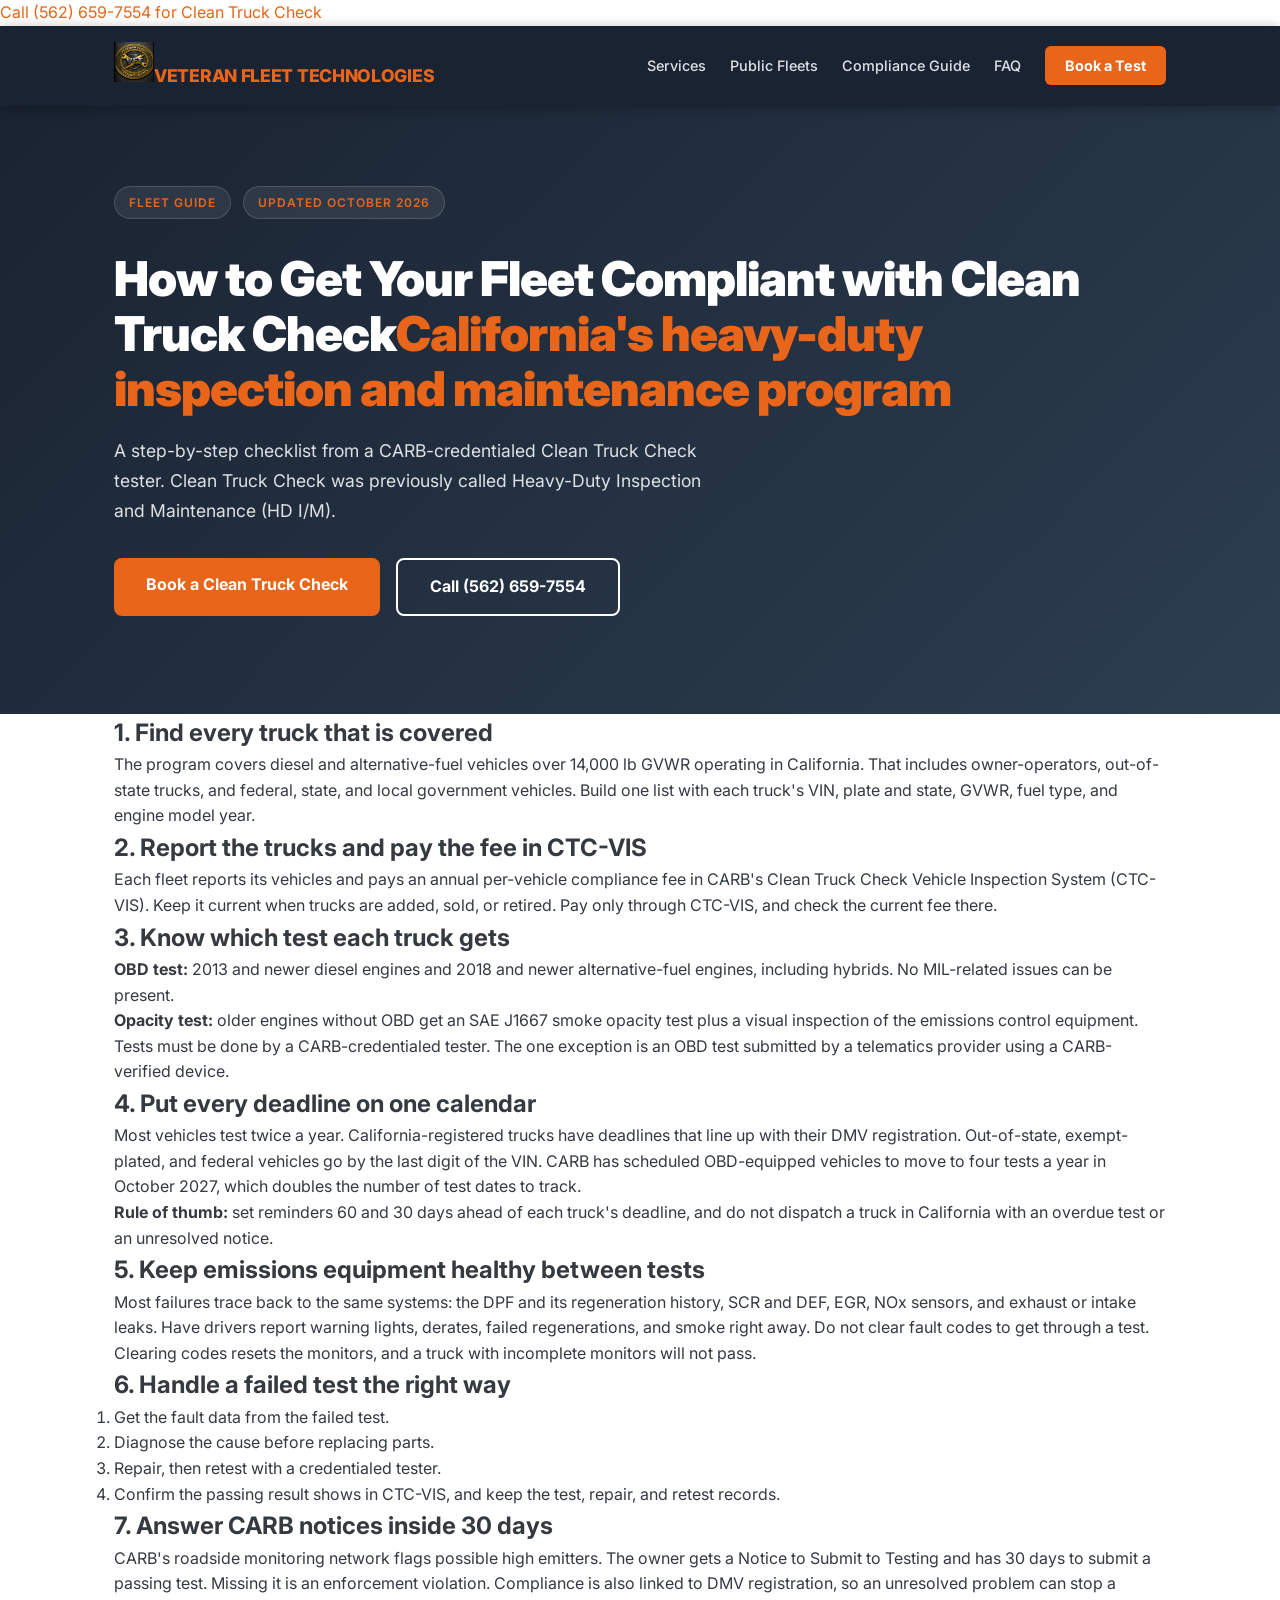
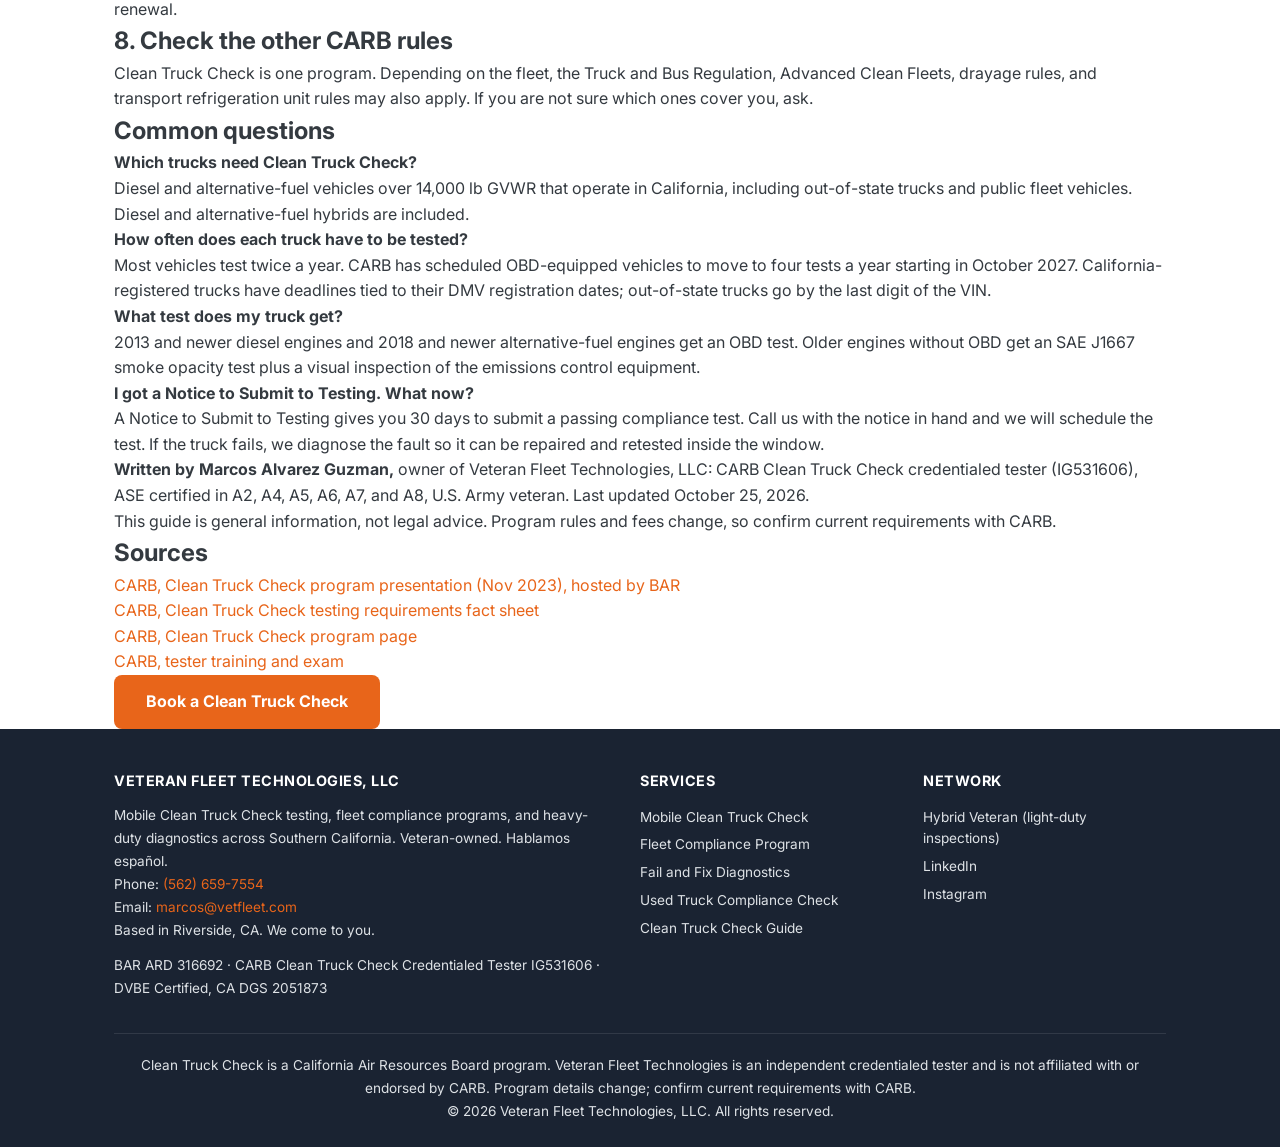
<file: clean-truck-check-compliance-guide.html>
<!DOCTYPE html>
<html lang="en">
<head>
    <meta charset="UTF-8">
    <meta name="viewport" content="width=device-width, initial-scale=1.0">
    <title>Clean Truck Check Compliance Guide for Fleets | Veteran Fleet Technologies</title>
    <meta name="description" content="How to get your fleet compliant with CARB Clean Truck Check (HD I/M): covered trucks, CTC-VIS, OBD and opacity tests, deadlines, quarterly testing from October 2027, failed tests, and 30-day notices.">
    <link rel="canonical" href="https://vetfleet.com/clean-truck-check-compliance-guide.html">
    <link rel="icon" href="/vft-logo-email.png">
    <meta property="og:type" content="website">
    <meta property="og:title" content="Clean Truck Check Compliance Guide for Fleets | Veteran Fleet Technologies">
    <meta property="og:description" content="How to get your fleet compliant with CARB Clean Truck Check (HD I/M): covered trucks, CTC-VIS, OBD and opacity tests, deadlines, quarterly testing from October 2027, failed tests, and 30-day notices.">
    <meta property="og:url" content="https://vetfleet.com/clean-truck-check-compliance-guide.html">
    <meta property="og:image" content="https://vetfleet.com/ctc-badge.webp">
    <link rel="preconnect" href="https://fonts.googleapis.com">
    <link rel="preconnect" href="https://fonts.gstatic.com" crossorigin>
    <link href="https://fonts.googleapis.com/css2?family=Inter:wght@400;500;600;700;800;900&display=swap" rel="stylesheet">
    <link rel="stylesheet" href="styles.css">
    <script type="application/ld+json">
{
  "@context": "https://schema.org",
  "@type": "Article",
  "headline": "How to Get Your Fleet Compliant with Clean Truck Check",
  "datePublished": "2026-10-25",
  "dateModified": "2026-10-25",
  "author": {
    "@type": "Person",
    "name": "Marcos Alvarez Guzman",
    "jobTitle": "CARB-credentialed Clean Truck Check tester; ASE A2, A4, A5, A6, A7, A8"
  },
  "publisher": {
    "@id": "https://vetfleet.com/#business",
    "@type": "ProfessionalService",
    "name": "Veteran Fleet Technologies, LLC"
  },
  "mainEntityOfPage": "https://vetfleet.com/clean-truck-check-compliance-guide.html"
}
    </script>
    <script type="application/ld+json">
{
  "@context": "https://schema.org",
  "@type": "BreadcrumbList",
  "itemListElement": [
    {
      "@type": "ListItem",
      "position": 1,
      "name": "Home",
      "item": "https://vetfleet.com/"
    },
    {
      "@type": "ListItem",
      "position": 2,
      "name": "Clean Truck Check Compliance Guide",
      "item": "https://vetfleet.com/clean-truck-check-compliance-guide.html"
    }
  ]
}
    </script>
    <script type="application/ld+json">
{
  "@context": "https://schema.org",
  "@type": "FAQPage",
  "mainEntity": [
    {
      "@type": "Question",
      "name": "Which trucks need Clean Truck Check?",
      "acceptedAnswer": {
        "@type": "Answer",
        "text": "Diesel and alternative-fuel vehicles over 14,000 lb GVWR that operate in California, including out-of-state trucks and public fleet vehicles. Diesel and alternative-fuel hybrids are included."
      }
    },
    {
      "@type": "Question",
      "name": "How often does each truck have to be tested?",
      "acceptedAnswer": {
        "@type": "Answer",
        "text": "Most vehicles test twice a year. CARB has scheduled OBD-equipped vehicles to move to four tests a year starting in October 2027. California-registered trucks have deadlines tied to their DMV registration dates; out-of-state trucks go by the last digit of the VIN."
      }
    },
    {
      "@type": "Question",
      "name": "What test does my truck get?",
      "acceptedAnswer": {
        "@type": "Answer",
        "text": "2013 and newer diesel engines and 2018 and newer alternative-fuel engines get an OBD test. Older engines without OBD get an SAE J1667 smoke opacity test plus a visual inspection of the emissions control equipment."
      }
    },
    {
      "@type": "Question",
      "name": "I got a Notice to Submit to Testing. What now?",
      "acceptedAnswer": {
        "@type": "Answer",
        "text": "A Notice to Submit to Testing gives you 30 days to submit a passing compliance test. Call us with the notice in hand and we will schedule the test. If the truck fails, we diagnose the fault so it can be repaired and retested inside the window."
      }
    }
  ]
}
    </script>
</head>
<body>

<div class="call-bar"><a href="tel:5626597554">Call (562) 659-7554 for Clean Truck Check</a></div>

<nav class="nav">
    <div class="container">
        <a href="/" class="nav-brand"><img src="vft-logo-email.png" alt="Veteran Fleet Technologies logo" width="40" height="40"><span class="brand-text">VETERAN FLEET <span>TECHNOLOGIES</span></span></a>
        <div class="nav-links">
            <a href="/#services">Services</a>
            <a href="/#public-fleets">Public Fleets</a>
            <a href="clean-truck-check-compliance-guide.html">Compliance Guide</a>
            <a href="/#faq">FAQ</a>
            <a href="/#contact" class="nav-cta">Book a Test</a>
        </div>
    </div>
</nav>

<section class="hero">
    <div class="container">
        <div class="hero-badges"><span class="badge">FLEET GUIDE</span><span class="badge">UPDATED OCTOBER 2026</span></div>
        <h1>How to Get Your Fleet Compliant with Clean Truck Check<span>California's heavy-duty inspection and maintenance program</span></h1>
        <p>A step-by-step checklist from a CARB-credentialed Clean Truck Check tester. Clean Truck Check was previously called Heavy-Duty Inspection and Maintenance (HD I/M).</p>
        <div class="hero-buttons">
            <a href="/#contact" class="btn btn-primary">Book a Clean Truck Check</a>
            <a href="tel:5626597554" class="btn btn-outline">Call (562) 659-7554</a>
        </div>
    </div>
</section>

<section class="guide">
    <div class="container">
        <h2>1. Find every truck that is covered</h2>
        <p>The program covers diesel and alternative-fuel vehicles over 14,000 lb GVWR operating in California. That includes owner-operators, out-of-state trucks, and federal, state, and local government vehicles. Build one list with each truck's VIN, plate and state, GVWR, fuel type, and engine model year.</p>

        <h2>2. Report the trucks and pay the fee in CTC-VIS</h2>
        <p>Each fleet reports its vehicles and pays an annual per-vehicle compliance fee in CARB's Clean Truck Check Vehicle Inspection System (CTC-VIS). Keep it current when trucks are added, sold, or retired. Pay only through CTC-VIS, and check the current fee there.</p>

        <h2>3. Know which test each truck gets</h2>
        <ul class="bullets">
            <li><strong>OBD test:</strong> 2013 and newer diesel engines and 2018 and newer alternative-fuel engines, including hybrids. No MIL-related issues can be present.</li>
            <li><strong>Opacity test:</strong> older engines without OBD get an SAE J1667 smoke opacity test plus a visual inspection of the emissions control equipment.</li>
        </ul>
        <p>Tests must be done by a CARB-credentialed tester. The one exception is an OBD test submitted by a telematics provider using a CARB-verified device.</p>

        <h2>4. Put every deadline on one calendar</h2>
        <p>Most vehicles test twice a year. California-registered trucks have deadlines that line up with their DMV registration. Out-of-state, exempt-plated, and federal vehicles go by the last digit of the VIN. CARB has scheduled OBD-equipped vehicles to move to four tests a year in October 2027, which doubles the number of test dates to track.</p>
        <div class="callout"><strong>Rule of thumb:</strong> set reminders 60 and 30 days ahead of each truck's deadline, and do not dispatch a truck in California with an overdue test or an unresolved notice.</div>

        <h2>5. Keep emissions equipment healthy between tests</h2>
        <p>Most failures trace back to the same systems: the DPF and its regeneration history, SCR and DEF, EGR, NOx sensors, and exhaust or intake leaks. Have drivers report warning lights, derates, failed regenerations, and smoke right away. Do not clear fault codes to get through a test. Clearing codes resets the monitors, and a truck with incomplete monitors will not pass.</p>

        <h2>6. Handle a failed test the right way</h2>
        <ol>
            <li>Get the fault data from the failed test.</li>
            <li>Diagnose the cause before replacing parts.</li>
            <li>Repair, then retest with a credentialed tester.</li>
            <li>Confirm the passing result shows in CTC-VIS, and keep the test, repair, and retest records.</li>
        </ol>

        <h2>7. Answer CARB notices inside 30 days</h2>
        <p>CARB's roadside monitoring network flags possible high emitters. The owner gets a Notice to Submit to Testing and has 30 days to submit a passing test. Missing it is an enforcement violation. Compliance is also linked to DMV registration, so an unresolved problem can stop a renewal.</p>

        <h2>8. Check the other CARB rules</h2>
        <p>Clean Truck Check is one program. Depending on the fleet, the Truck and Bus Regulation, Advanced Clean Fleets, drayage rules, and transport refrigeration unit rules may also apply. If you are not sure which ones cover you, ask.</p>

        <h2>Common questions</h2>
        <p><strong>Which trucks need Clean Truck Check?</strong><br>Diesel and alternative-fuel vehicles over 14,000 lb GVWR that operate in California, including out-of-state trucks and public fleet vehicles. Diesel and alternative-fuel hybrids are included.</p><p><strong>How often does each truck have to be tested?</strong><br>Most vehicles test twice a year. CARB has scheduled OBD-equipped vehicles to move to four tests a year starting in October 2027. California-registered trucks have deadlines tied to their DMV registration dates; out-of-state trucks go by the last digit of the VIN.</p><p><strong>What test does my truck get?</strong><br>2013 and newer diesel engines and 2018 and newer alternative-fuel engines get an OBD test. Older engines without OBD get an SAE J1667 smoke opacity test plus a visual inspection of the emissions control equipment.</p><p><strong>I got a Notice to Submit to Testing. What now?</strong><br>A Notice to Submit to Testing gives you 30 days to submit a passing compliance test. Call us with the notice in hand and we will schedule the test. If the truck fails, we diagnose the fault so it can be repaired and retested inside the window.</p>

        <div class="callout">
            <p><strong>Written by Marcos Alvarez Guzman,</strong> owner of Veteran Fleet Technologies, LLC: CARB Clean Truck Check credentialed tester (IG531606), ASE certified in A2, A4, A5, A6, A7, and A8, U.S. Army veteran. Last updated October 25, 2026.</p>
            <p>This guide is general information, not legal advice. Program rules and fees change, so confirm current requirements with CARB.</p>
        </div>

        <h2>Sources</h2>
        <ul class="sources bullets">
            <li><a href="https://www.bar.ca.gov/pdf/eag/202311/clean-truck-check.pdf" rel="noopener">CARB, Clean Truck Check program presentation (Nov 2023), hosted by BAR</a></li>
            <li><a href="https://ww2.arb.ca.gov/node/38916" rel="noopener">CARB, Clean Truck Check testing requirements fact sheet</a></li>
            <li><a href="https://ww2.arb.ca.gov/our-work/programs/CTC" rel="noopener">CARB, Clean Truck Check program page</a></li>
            <li><a href="https://ww2.arb.ca.gov/our-work/programs/inspection-and-maintenance-program/hd-im-tester-training-course-and-exam" rel="noopener">CARB, tester training and exam</a></li>
        </ul>
        <p><a href="/#contact" class="btn btn-primary">Book a Clean Truck Check</a></p>
    </div>
</section>

<footer class="footer">
    <div class="container">
        <div class="footer-grid">
            <div>
                <h4>Veteran Fleet Technologies, LLC</h4>
                <p>Mobile Clean Truck Check testing, fleet compliance programs, and heavy-duty diagnostics across Southern California. Veteran-owned. Hablamos español.</p>
                <p>Phone: <a href="tel:5626597554">(562) 659-7554</a><br>Email: <a href="mailto:marcos@vetfleet.com">marcos@vetfleet.com</a><br>Based in Riverside, CA. We come to you.</p>
                <p class="footer-legal">BAR ARD 316692 &middot; CARB Clean Truck Check Credentialed Tester IG531606 &middot; DVBE Certified, CA DGS 2051873</p>
            </div>
            <div>
                <h4>Services</h4>
                <div class="footer-links">
                    <a href="/#services">Mobile Clean Truck Check</a>
                    <a href="/#services">Fleet Compliance Program</a>
                    <a href="/#services">Fail and Fix Diagnostics</a>
                    <a href="/#services">Used Truck Compliance Check</a>
                    <a href="clean-truck-check-compliance-guide.html">Clean Truck Check Guide</a>
                </div>
            </div>
            <div>
                <h4>Network</h4>
                <div class="footer-links">
                    <a href="https://hybridveteran.com" rel="noopener">Hybrid Veteran (light-duty inspections)</a>
                    <a href="https://www.linkedin.com/company/vetfleet/" target="_blank" rel="noopener">LinkedIn</a>
                    <a href="https://www.instagram.com/vetfleettechnologies/" target="_blank" rel="noopener">Instagram</a>
                </div>
            </div>
        </div>
        <div class="footer-bottom">
            <p>Clean Truck Check is a California Air Resources Board program. Veteran Fleet Technologies is an independent credentialed tester and is not affiliated with or endorsed by CARB. Program details change; confirm current requirements with CARB.<br>&copy; 2026 Veteran Fleet Technologies, LLC. All rights reserved.</p>
        </div>
    </div>
</footer>

<script>
(function () {
    if (window.location.search.indexOf('submitted=true') === -1) return;
    var s = document.getElementById('form-status');
    if (!s) return;
    s.hidden = false;
    s.scrollIntoView({ block: 'center' });
})();
</script>
</body>
</html>
</file>
<file: styles.css>
/* ============================================
   VETERAN FLEET TECHNOLOGIES - STYLESHEET
   Easy to modify: change colors in :root,
   layouts in the section blocks below.
   ============================================ */

/* --- VARIABLES (change colors here) --- */
:root {
    --navy: #1a2332;
    --navy-light: #2c3e50;
    --orange: #e8651a;
    --orange-light: #f0822e;
    --orange-dark: #c0540f;
    --white: #ffffff;
    --gray-50: #f8f9fa;
    --gray-100: #e9ecef;
    --gray-200: #dee2e6;
    --gray-600: #6c757d;
    --gray-800: #343a40;
    --font: 'Inter', -apple-system, BlinkMacSystemFont, sans-serif;
}

/* --- RESET --- */
*, *::before, *::after { box-sizing: border-box; margin: 0; padding: 0; }
html { scroll-behavior: smooth; }
body { font-family: var(--font); color: var(--gray-800); line-height: 1.6; background: var(--white); overflow-x: hidden; }
a { color: var(--orange); text-decoration: none; }
a:hover { color: var(--orange-light); }
ul { list-style: none; }
img { max-width: 100%; }

/* --- LAYOUT --- */
.container { max-width: 1100px; margin: 0 auto; padding: 0 24px; }
.section-label { color: var(--orange); font-weight: 700; font-size: 0.8rem; letter-spacing: 2px; text-transform: uppercase; margin-bottom: 8px; }
.section-sub { color: var(--gray-600); max-width: 560px; margin: 0 auto 40px; text-align: center; }

/* --- NAV --- */
.nav {
    background: var(--navy);
    padding: 16px 0;
    position: sticky;
    top: 0;
    z-index: 100;
    box-shadow: 0 2px 12px rgba(0,0,0,0.3);
}
.nav .container { display: flex; justify-content: space-between; align-items: center; flex-wrap: wrap; gap: 12px; }
.nav-brand { color: var(--white); font-weight: 800; font-size: 1.1rem; text-decoration: none; letter-spacing: -0.3px; }
.nav-brand span { color: var(--orange); }
.nav-links { display: flex; gap: 24px; align-items: center; flex-wrap: wrap; }
.nav-links a { color: var(--gray-200); text-decoration: none; font-size: 0.9rem; font-weight: 500; transition: color 0.2s; }
.nav-links a:hover { color: var(--orange); }
.nav-cta { background: var(--orange); color: var(--white) !important; padding: 8px 20px; border-radius: 6px; font-weight: 700 !important; }
.nav-cta:hover { background: var(--orange-light); }
.nav-toggle { display: none; background: none; border: none; color: var(--white); font-size: 1.5rem; cursor: pointer; }

/* --- NAV SOCIAL ROW --- */
.nav-social-row { background: rgba(0,0,0,0.18); border-top: 1px solid rgba(255,255,255,0.08); }
.nav-social { display: flex; gap: 20px; align-items: center; flex-wrap: wrap; padding: 7px 0; font-size: 0.82rem; }
.nav-social a { color: var(--gray-200); display: inline-flex; align-items: center; gap: 6px; text-decoration: none; font-weight: 600; transition: color 0.2s; }
.nav-social a:hover { color: var(--orange); }
.nav-social .social-icon svg { width: 15px; height: 15px; flex-shrink: 0; }

/* --- CREDENTIAL STRIP --- */
.cred-strip { background: #141b26; border-top: 1px solid rgba(255,255,255,0.08); border-bottom: 1px solid rgba(255,255,255,0.08); color: #aeb6c2; font-size: 0.92rem; }
.cred-strip .container { display: flex; flex-wrap: wrap; gap: 10px 28px; padding-top: 13px; padding-bottom: 13px; }
.cred-strip b { color: var(--white); font-weight: 800; }

/* --- HERO --- */
.hero {
    background: linear-gradient(135deg, var(--navy) 0%, var(--navy-light) 100%);
    color: var(--white);
    padding: 80px 0 50px;
    text-align: left;
}
.hero-inner { display: flex; align-items: center; gap: 4rem; }
.hero-left { flex: 1; }
.hero-right { flex: 0 0 320px; text-align: center; }
.hero-photo { width: 100%; max-width: 320px; border-radius: 12px; box-shadow: 0 8px 32px rgba(0,0,0,0.3); border: 3px solid var(--orange); display: block; }
.ctc-badge { width: 100%; max-width: 260px; border-radius: 12px; box-shadow: 0 8px 32px rgba(0,0,0,0.4); }
.hero-badges { display: flex; justify-content: flex-start; gap: 12px; flex-wrap: wrap; margin-bottom: 32px; }
.badge {
    background: rgba(255,255,255,0.08);
    border: 1px solid rgba(255,255,255,0.15);
    padding: 6px 14px;
    border-radius: 20px;
    font-size: 0.75rem;
    font-weight: 600;
    color: var(--orange);
    letter-spacing: 1px;
}
.hero h1 { font-size: clamp(2rem, 5vw, 3rem); font-weight: 900; line-height: 1.15; margin-bottom: 20px; letter-spacing: -1px; }
.hero h1 span { color: var(--orange); }
.hero p { font-size: 1.1rem; color: var(--gray-200); max-width: 620px; margin: 0 0 32px; line-height: 1.7; }
.hero-buttons { display: flex; justify-content: flex-start; gap: 16px; flex-wrap: wrap; margin-bottom: 48px; }
.hero-stats { display: flex; justify-content: flex-start; gap: 40px; flex-wrap: wrap; padding-top: 32px; border-top: 1px solid rgba(255,255,255,0.1); }
.stat { text-align: center; }
.stat strong { display: block; font-size: 1.3rem; font-weight: 800; color: var(--orange); }
.stat span { font-size: 0.75rem; color: var(--gray-200); line-height: 1.4; }

/* --- BUTTONS --- */
.btn { display: inline-block; padding: 14px 32px; border-radius: 8px; font-size: 1rem; font-weight: 700; text-decoration: none; transition: all 0.2s; cursor: pointer; border: none; }
.btn-primary { background: var(--orange); color: var(--white); }
.btn-primary:hover { background: var(--orange-light); transform: translateY(-1px); }
.btn-outline { background: transparent; color: var(--white); border: 2px solid var(--white); }
.btn-outline:hover { background: var(--white); color: var(--navy); }

/* --- ENFORCEMENT BANNER --- */
.enforcement { background: var(--orange-dark); color: var(--white); padding: 24px 0; }
.enforcement-content { display: flex; justify-content: space-between; align-items: center; flex-wrap: wrap; gap: 20px; }
.enforcement h2 { font-size: 1.1rem; font-weight: 800; letter-spacing: 1px; text-transform: uppercase; }
.enforcement p { font-size: 0.9rem; opacity: 0.9; font-style: italic; }
.enforcement-penalty { text-align: right; }
.penalty-amount { display: block; font-size: 1.6rem; font-weight: 900; }
.penalty-detail { font-size: 0.8rem; opacity: 0.85; }

/* --- SERVICES --- */
.services { padding: 70px 0; background: var(--gray-50); }
.services h2 { font-size: 2rem; font-weight: 800; text-align: center; margin-bottom: 12px; color: var(--navy); }
.services-grid { display: grid; grid-template-columns: repeat(auto-fit, minmax(320px, 1fr)); gap: 24px; }
.service-card { display: flex; flex-direction: column; background: var(--white); border-radius: 10px; padding: 32px; border: 1px solid var(--gray-100); transition: box-shadow 0.2s, transform 0.2s; position: relative; overflow: hidden; }
.service-card:hover { box-shadow: 0 4px 20px rgba(0,0,0,0.08); transform: translateY(-2px); }
.service-accent { position: absolute; top: 0; left: 0; right: 0; height: 3px; background: var(--orange); }
.service-icon { width: 44px; height: 44px; border-radius: 10px; background: rgba(232,101,26,0.1); display: flex; align-items: center; justify-content: center; margin-bottom: 14px; }
.service-icon svg { width: 24px; height: 24px; color: var(--orange); }
.service-card h3 { font-size: 1.1rem; font-weight: 800; color: var(--navy); margin-bottom: 10px; text-transform: uppercase; letter-spacing: 0.5px; }
.service-card p { font-size: 0.9rem; color: var(--gray-600); margin-bottom: 16px; }
.service-card ul { margin-bottom: 16px; }
.service-card li { font-size: 0.85rem; color: var(--gray-600); padding: 4px 0 4px 16px; position: relative; }
.service-card li::before { content: '--'; position: absolute; left: 0; color: var(--orange); font-weight: 600; }
.service-link { margin-top: auto; font-size: 0.85rem; font-weight: 700; color: var(--orange); }

/* --- WHY VETFLEET --- */
.why { padding: 70px 0; }
.why h2 { font-size: 2rem; font-weight: 900; color: var(--navy); margin-bottom: 40px; text-transform: uppercase; letter-spacing: -0.5px; }
.why-grid { display: grid; grid-template-columns: repeat(auto-fit, minmax(240px, 1fr)); gap: 24px; }
.why-card { padding: 24px; position: relative; padding-left: 28px; }
.why-accent { position: absolute; left: 0; top: 0; bottom: 0; width: 3px; background: var(--orange); }
.why-card h3 { font-size: 1rem; font-weight: 800; color: var(--navy); margin-bottom: 8px; text-transform: uppercase; }
.why-card p { font-size: 0.88rem; color: var(--gray-600); }

/* --- DYNO LAB --- */
.dyno { background: var(--navy); color: var(--white); padding: 70px 0; text-align: center; }
.dyno h2 { font-size: 2rem; font-weight: 800; margin-bottom: 16px; }
.dyno > .container > p { color: var(--gray-200); max-width: 640px; margin: 0 auto 40px; font-size: 1rem; line-height: 1.7; }
.dyno-features { display: grid; grid-template-columns: repeat(auto-fit, minmax(200px, 1fr)); gap: 24px; margin-bottom: 40px; }
.dyno-feature { background: rgba(255,255,255,0.06); border: 1px solid rgba(255,255,255,0.1); border-radius: 8px; padding: 20px; text-align: left; }
.dyno-feature strong { display: block; font-size: 0.95rem; color: var(--orange); margin-bottom: 4px; }
.dyno-feature span { font-size: 0.85rem; color: var(--gray-200); }

/* --- EXPERIENCE GALLERY --- */
.gallery { padding: 70px 0; background: var(--gray-50); }
.gallery h2 { font-size: 2rem; font-weight: 800; text-align: center; margin-bottom: 12px; color: var(--navy); }
.gallery-grid { display: grid; grid-template-columns: repeat(auto-fit, minmax(220px, 1fr)); gap: 20px; }
.gallery-item { border-radius: 10px; overflow: hidden; background: var(--white); border: 1px solid var(--gray-100); box-shadow: 0 2px 10px rgba(0,0,0,0.05); }
.gallery-item img { width: 100%; height: 220px; object-fit: cover; display: block; }
.gallery-item span { display: block; padding: 10px 14px; font-size: 0.82rem; font-weight: 600; color: var(--gray-600); }

/* --- ABOUT --- */
.about { padding: 70px 0; background: var(--gray-50); }
.about h2 { font-size: 2rem; font-weight: 900; color: var(--navy); margin-bottom: 16px; text-transform: uppercase; }
.about p { color: var(--gray-600); margin-bottom: 16px; font-size: 0.95rem; }
.about-grid { display: grid; grid-template-columns: 1fr 1fr; gap: 48px; align-items: start; }
.about-details { background: var(--white); border-radius: 10px; padding: 32px; border: 1px solid var(--gray-100); }
.about-details h3 { font-size: 1.1rem; font-weight: 800; color: var(--navy); margin-bottom: 20px; text-transform: uppercase; border-bottom: 2px solid var(--orange); padding-bottom: 12px; }
.detail-row { padding: 12px 0; border-bottom: 1px solid var(--gray-100); }
.detail-row:last-child { border-bottom: none; }
.detail-row strong { display: block; font-size: 0.85rem; color: var(--navy); margin-bottom: 2px; }
.detail-row span { font-size: 0.85rem; color: var(--gray-600); }

/* --- CONTACT --- */
.contact { padding: 70px 0; }
.contact h2 { font-size: 2rem; font-weight: 800; text-align: center; margin-bottom: 12px; color: var(--navy); }
.contact-grid { display: grid; grid-template-columns: 1fr 1fr; gap: 40px; align-items: start; }
.contact-form { background: var(--gray-50); border-radius: 10px; padding: 32px; border: 1px solid var(--gray-100); }
.form-group { margin-bottom: 16px; }
.form-group label { display: block; font-size: 0.85rem; font-weight: 600; color: var(--gray-600); margin-bottom: 4px; }
.form-group input, .form-group select, .form-group textarea {
    width: 100%; padding: 10px 14px; border: 1px solid var(--gray-200); border-radius: 6px;
    font-size: 0.95rem; font-family: var(--font); transition: border-color 0.2s;
}
.form-group input:focus, .form-group select:focus, .form-group textarea:focus { outline: none; border-color: var(--orange); box-shadow: 0 0 0 3px rgba(232,101,26,0.12); }
.form-group textarea { resize: vertical; min-height: 100px; }
.form-submit { width: 100%; padding: 14px; background: var(--orange); color: var(--white); border: none; border-radius: 8px; font-size: 1rem; font-weight: 700; cursor: pointer; transition: background 0.2s; margin-top: 8px; }
.form-submit:hover { background: var(--orange-light); }
.success-msg { text-align: center; padding: 60px 20px; }
.success-icon { font-size: 3rem; color: var(--orange); margin-bottom: 16px; }
.success-msg h3 { color: var(--navy); margin-bottom: 8px; }
.success-msg p { color: var(--gray-600); }
.contact-info { display: flex; flex-direction: column; gap: 24px; }
.contact-card { background: var(--gray-50); border-radius: 10px; padding: 24px; border: 1px solid var(--gray-100); }
.contact-card h3 { font-size: 1rem; font-weight: 800; color: var(--navy); margin-bottom: 12px; text-transform: uppercase; }
.contact-card p { font-size: 0.9rem; margin-bottom: 8px; color: var(--gray-600); }
.connect-links li { padding: 4px 0; }
.connect-links a { font-size: 0.9rem; font-weight: 500; }
.link-icon { display: inline-flex; align-items: center; gap: 8px; }
.link-icon svg { width: 16px; height: 16px; flex-shrink: 0; }

/* --- FOOTER --- */
.footer { background: var(--navy); color: var(--gray-200); padding: 40px 0 24px; }
.footer-grid { display: grid; grid-template-columns: 2fr 1fr 1fr; gap: 40px; margin-bottom: 32px; }
.footer h4 { color: var(--white); font-size: 0.9rem; font-weight: 700; margin-bottom: 12px; text-transform: uppercase; letter-spacing: 0.5px; }
.footer p { font-size: 0.85rem; color: var(--gray-200); line-height: 1.7; }
.footer-legal { margin-top: 12px; font-size: 0.75rem; color: var(--gray-600); }
.footer-links a { display: block; font-size: 0.85rem; color: var(--gray-200); padding: 3px 0; text-decoration: none; }
.footer-links a:hover { color: var(--orange); }
.footer-links a.link-icon { display: inline-flex; }
.footer-bottom { border-top: 1px solid rgba(255,255,255,0.1); padding-top: 20px; text-align: center; font-size: 0.75rem; color: var(--gray-600); }

/* --- RESPONSIVE --- */
@media (max-width: 768px) {
    .container { padding: 0 16px; }
    .nav .container { flex-wrap: wrap; }
    .nav-brand { order: 1; font-size: 0.88rem; white-space: nowrap; }
    .nav-links { order: 3; display: none; flex-direction: column; width: 100%; gap: 12px; padding-top: 12px; }
    .nav-links.open { display: flex; }
    .nav-toggle { order: 2; display: block; flex: 0 0 auto; }
    .nav-social { justify-content: center; gap: 14px 18px; font-size: 0.78rem; }
    .cred-strip .container { justify-content: center; text-align: center; }
    .about-grid { grid-template-columns: 1fr; }
    .contact-grid { grid-template-columns: 1fr; }
    .footer-grid { grid-template-columns: 1fr; }
    .hero { padding: 50px 0 40px; text-align: center; }
    .hero-inner { flex-direction: column-reverse; gap: 2rem; }
    .hero-left { width: 100%; min-width: 0; }
    .hero-badges { justify-content: center; }
    .hero-right { flex: none; width: 100%; }
    .hero h1 { font-size: clamp(1.8rem, 9vw, 2.35rem); }
    .hero p { font-size: 1rem; overflow-wrap: anywhere; }
    .hero-buttons { flex-direction: column; align-items: center; }
    .hero-buttons .btn { width: 100%; max-width: 280px; }
    .hero-stats { display: grid; grid-template-columns: repeat(2, minmax(0, 1fr)); gap: 24px 16px; width: 100%; }
    .enforcement-content { flex-direction: column; text-align: center; }
    .enforcement-penalty { text-align: center; }
    .penalty-detail { display: block; overflow-wrap: anywhere; }
    .services-grid { grid-template-columns: 1fr; }
}
</file>
